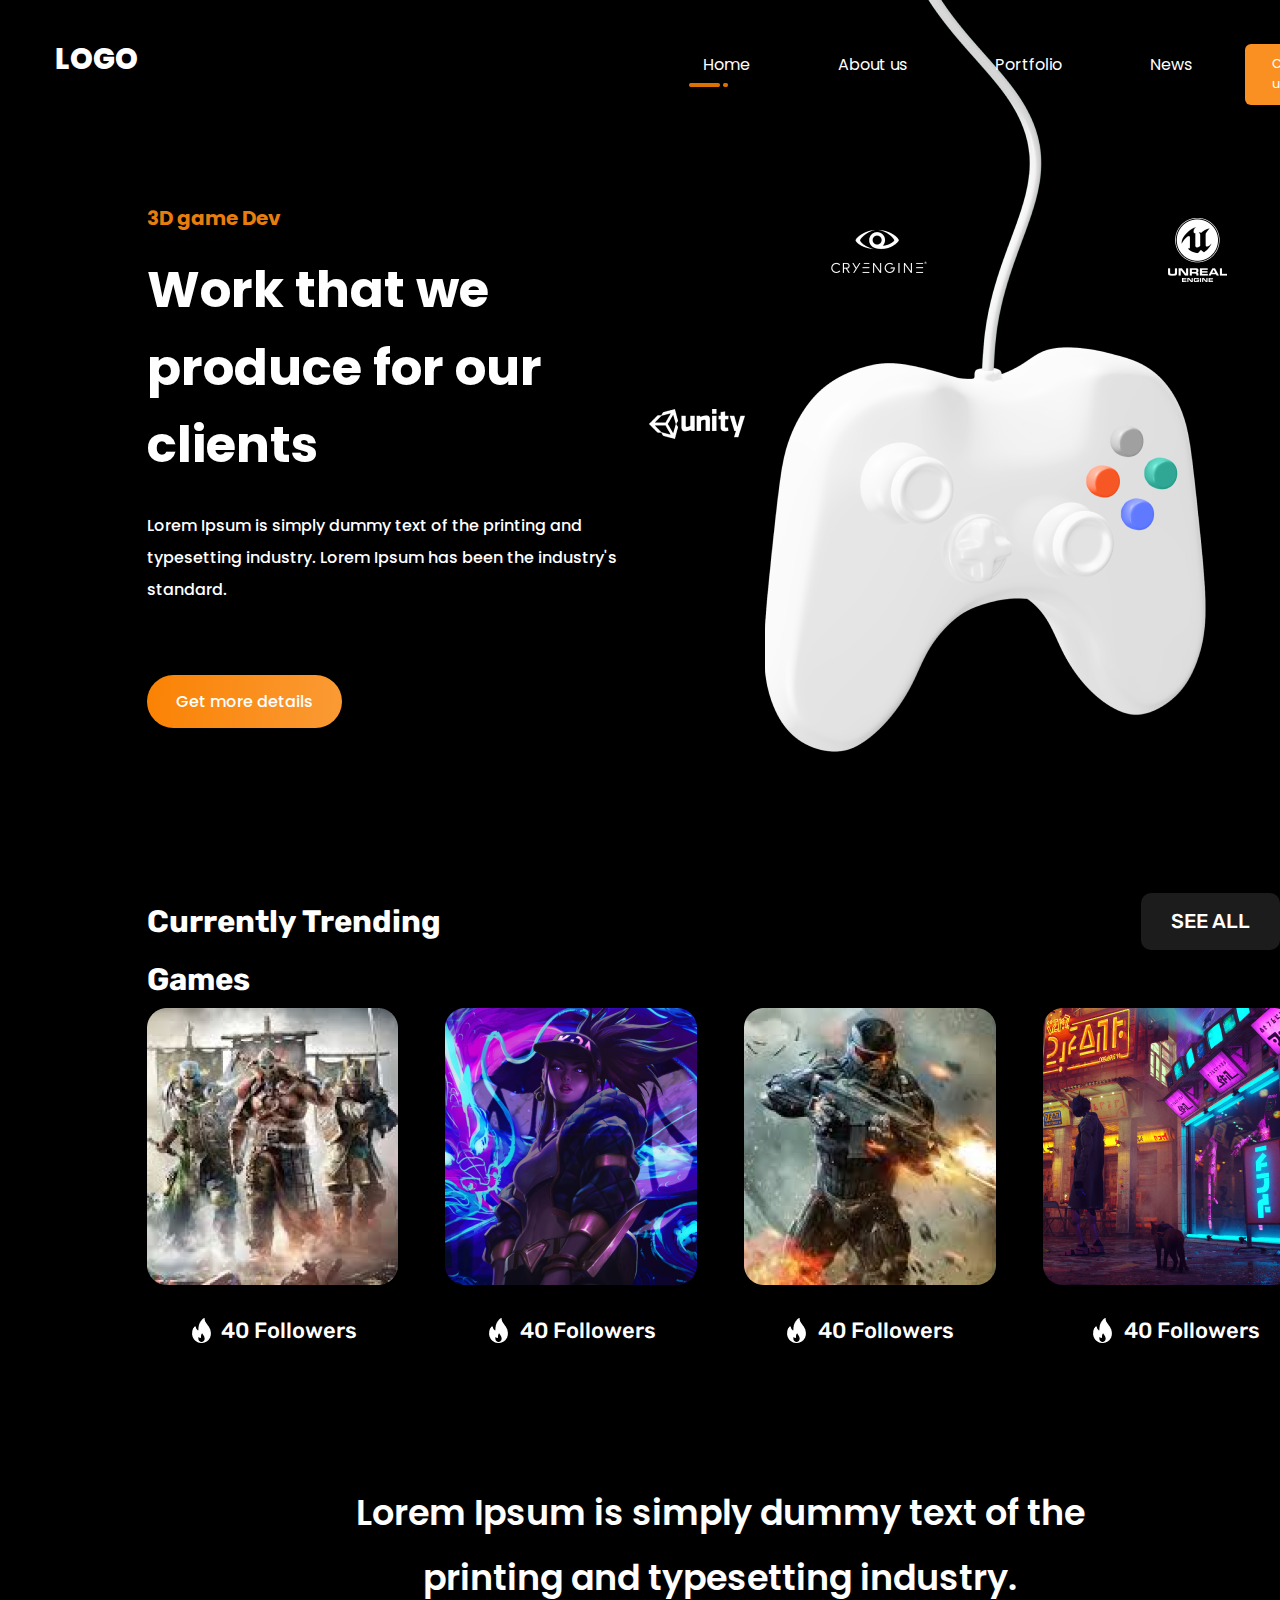
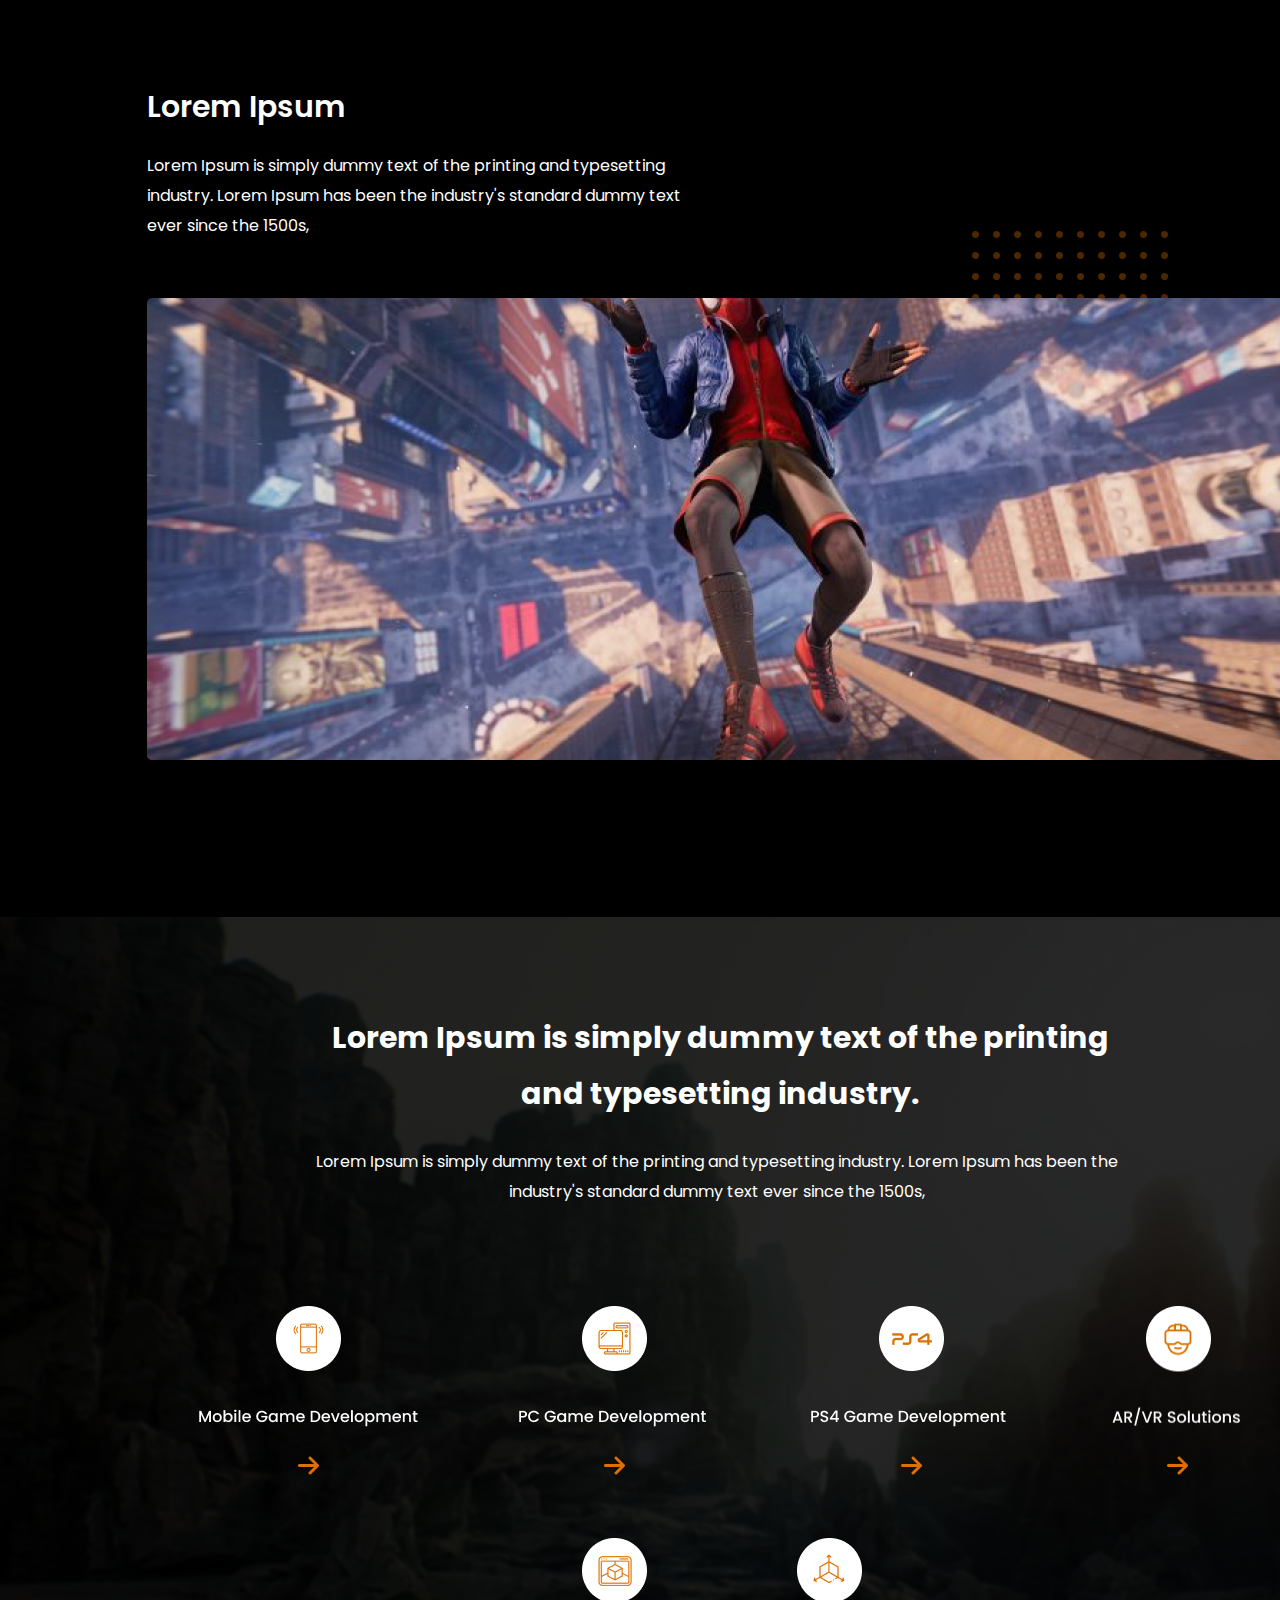
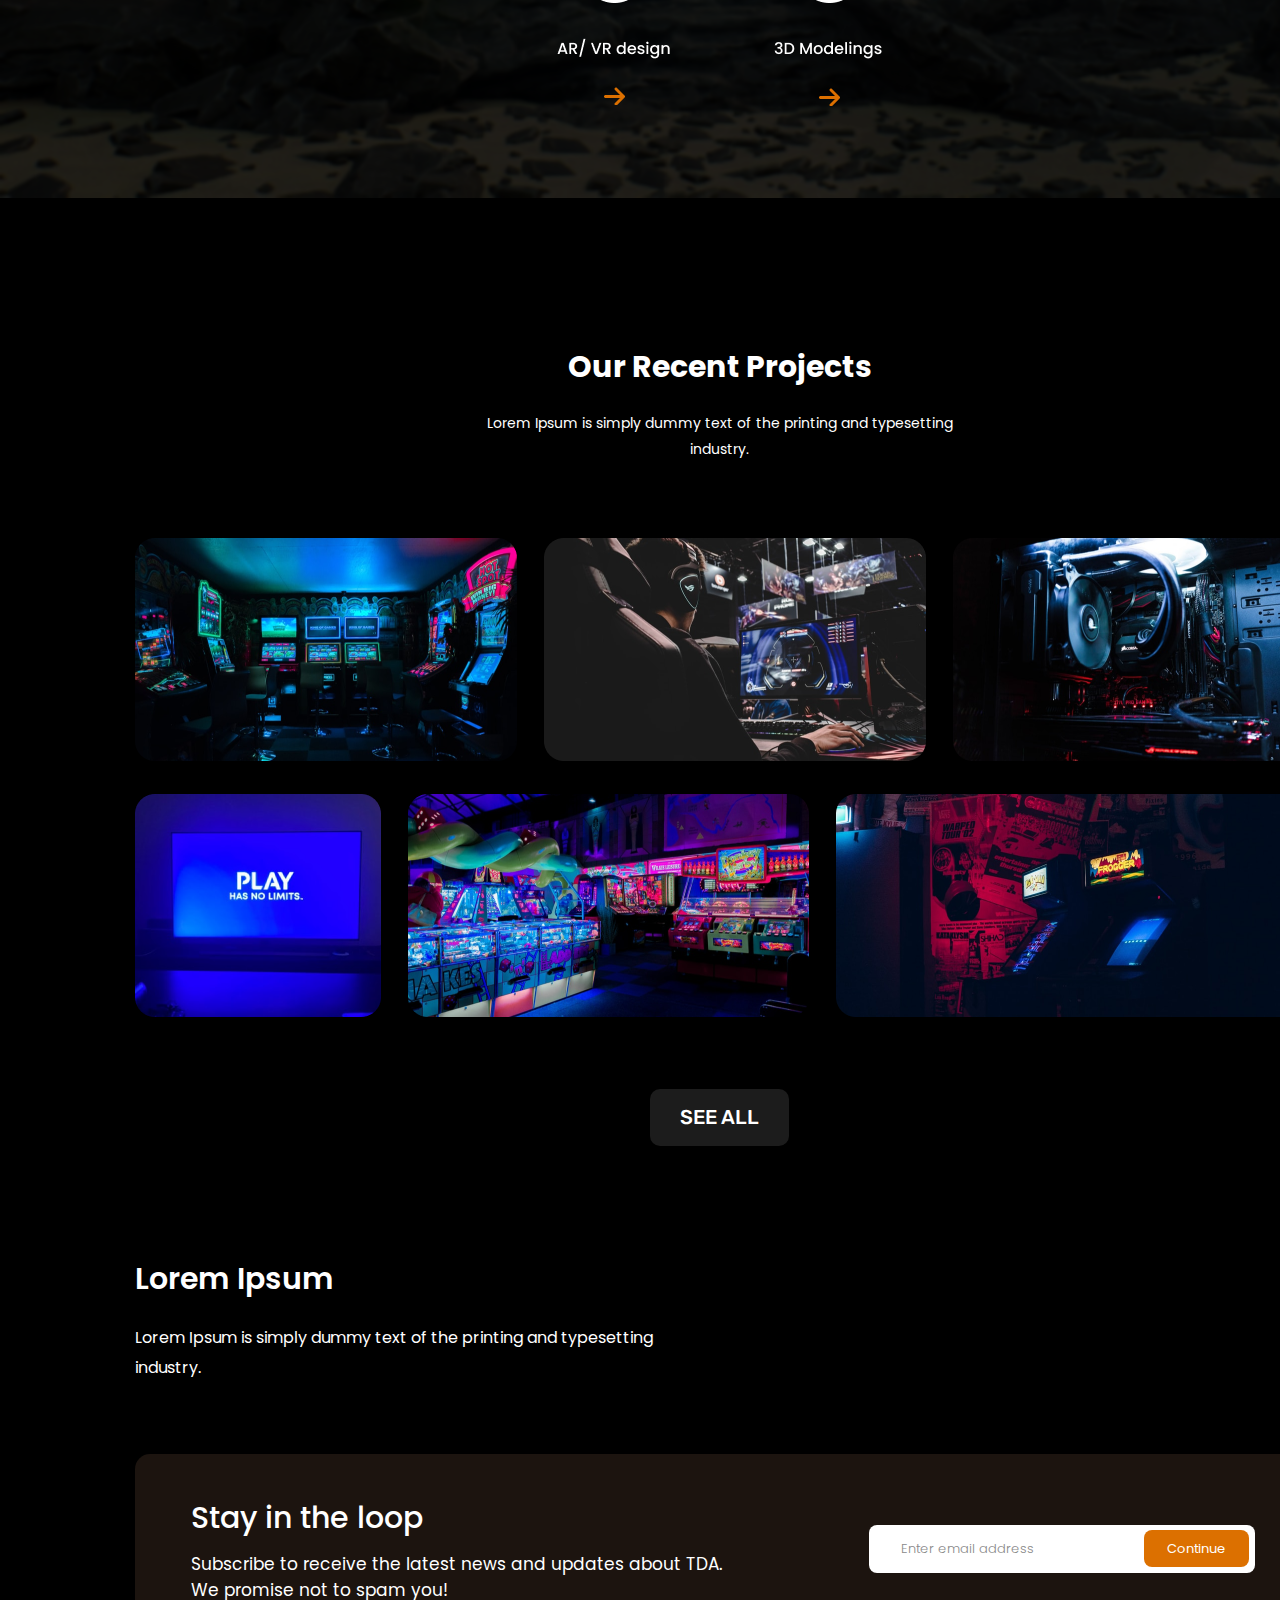
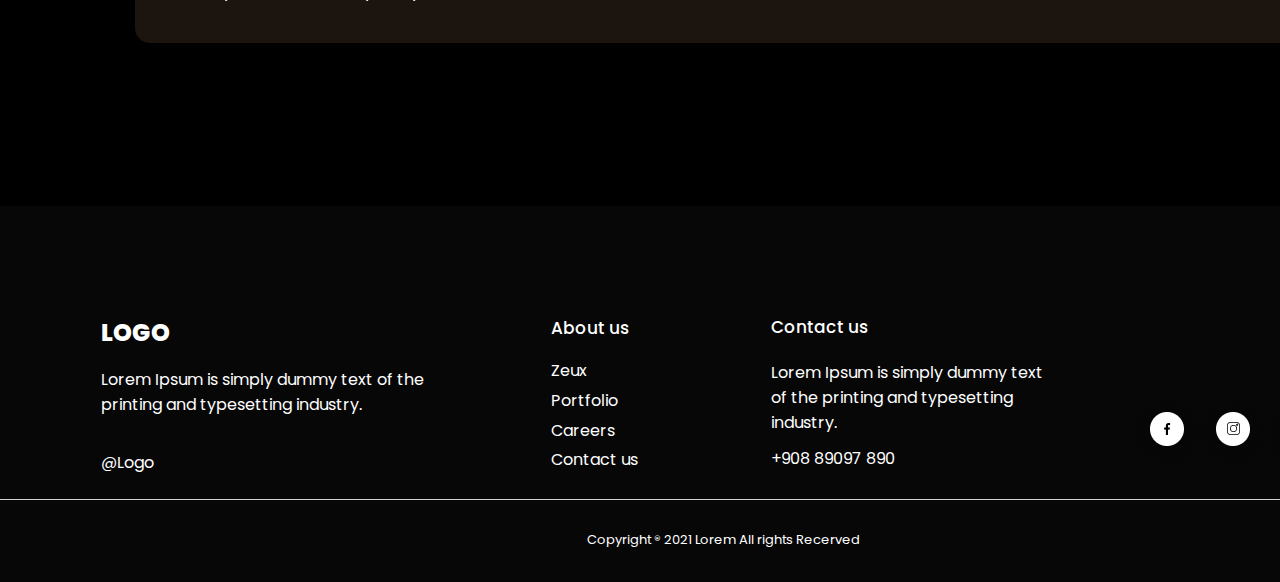
<file: figma assignment2/index.html>
<!DOCTYPE html>
<html lang="en">

<head>
    <title>Logo</title>
    <link rel="stylesheet" href="style.css">
</head>

<body>

    <div class="one">
        <div class="onetop">
            <label>LOGO</label>
            <div class="onebar">
                <a href="./index.html">Home</a>
                <a href="./aboutus.html">About us</a>
                <a href="./services.html">Portfolio</a>
                <a href="./news.html">News</a>
            </div>
            <a href="./contactus.html" class="onecon">Contact us</a>
        </div>
        <div class="onetext">
            <p class="onea">3D game Dev </p>
            <p class="oneb">Work that we produce for our clients</p>
            <p class="onec">Lorem Ipsum is simply dummy text of the printing and typesetting industry. Lorem Ipsum has
                been the industry's standard.</p>
            <p class="oned">Get more details</p>
        </div>
        
        <img src="assets/joy_stick 1.png" alt="" style="position: absolute;top:0;left: 765px; ">
        <img src="assets/cry 1.png" alt="" style="position: absolute;top:202px ;left:828px ;">
        <img src="assets/unity 1.png" alt="" style="position: absolute;top: 409px;left:649px ;">
        <img src="assets/unreal 1.png" alt="" style="position: absolute;top:218px ;left:1168px ;">
        <img src="assets/11.png" alt="" style="position: absolute;top: 83px;left: 689px;">
   
    </div>


    <div class="two">
        <div class="twoone">
            <p class="curr">Currently Trending Games</p>
            <p class="see">SEE ALL</p>
        </div>
        <div class="twotwo">
            <img src="assets/Rectangle 23.png" alt="">
            <img src="assets/Rectangle 24.png" alt="">
            <img src="assets/Rectangle 25.png" alt="">
            <img src="assets/Rectangle 26.png" alt="">
        </div>
        <div class="twothree">
            <div class="twoa">
                <img src="assets/fire 1.png" alt="" class="twoc" style="position: absolute;left:189px;">
                <p class="twob" style="position: absolute;left:221px ;">40 Followers</p>
            </div>
            <div class="twoa">
                <img src="assets/fire 1.png" alt="" class="twoc" style="position: absolute;left:486px ;">
                <p class="twob" style="position: absolute;left:520px ;">40 Followers</p>
            </div>
            <div class="twoa">
                <img src="assets/fire 1.png" alt="" class="twoc" style="position: absolute;left: 784px;">
                <p class="twob" style="position: absolute;left:818px ;">40 Followers</p>
            </div>
            <div class="twoa">
                <img src="assets/fire 1.png" alt="" class="twoc" style="position: absolute;left:1090px ;">
                <p class="twob" style="position: absolute;left: 1124px;">40 Followers</p>
            </div>
        </div>
        <div class="twofour">
            <p>Lorem Ipsum is simply dummy text of the printing and typesetting industry.</p>
        </div>
    </div>

    <div class="three">
        <p class="tha">Lorem Ipsum</p>
        <p class="thb">Lorem Ipsum is simply dummy text of the printing and typesetting industry. Lorem Ipsum has been
            the industry's standard dummy text ever since the 1500s,</p>
        <img src="assets/31.png" alt="" class="thc">
        <img src="assets/32.png" alt="" class="thd">
    </div>



    <div class="four">
        <img src="assets/Rectangle 5.png" alt="" class="fourbg">
        <p class="foa">Lorem Ipsum is simply dummy text of the printing and typesetting industry.</p>
        <p class="fob">Lorem Ipsum is simply dummy text of the printing and typesetting industry. Lorem Ipsum has been
            the industry's standard dummy text ever since the 1500s,</p>
        <div class="fourone">
            <img src="assets/41.png" alt="">
            <img src="assets/42.png" alt="">
            <img src="assets/43.png" alt="">
            <img src="assets/44.png" alt="">
        </div>
        <div class="fourtwo">
            <img src="assets/45.png" alt="">
        </div>
    </div>

    <div class="bgtwo">
        <div class="five">
            <p class="fivea">Our Recent Projects</p>
            <p class="fiveb">Lorem Ipsum is simply dummy text of the printing and typesetting industry. </p>
            <div class="fiveone">
                <img src="assets/51.png" alt="">
                <img src="assets/52.png" alt="">
                <img src="assets/53.png" alt="">
            </div>
            <div class="fivetwo">
                <img src="assets/54.png" alt="">
                <img src="assets/55.png" alt="">
                <img src="assets/56.png" alt="">
            </div>
            <p class="fivethree">SEE ALL</p>
        </div>


        <div class="six">
            <p class="sixa">Lorem Ipsum</p>
            <p class="sixb">Lorem Ipsum is simply dummy text of the printing and typesetting industry. </p>
            <div class="sixflex">
                <div class="sixone">
                    <p class="sixc">Stay in the loop</p>
                    <p class="sixd">Subscribe to receive the latest news and updates about TDA. <br> We promise not to
                        spam you! </p>
                </div>
                <div class="sixtwo">
                    <p class="sixe">Enter email address</p>
                    <p class="sixf">Continue</p>
                </div>
            </div>
        </div>
    </div>


    <div class="seven">
        <div class="sevenone">
            <p class="seone">LOGO</p>
            <p class="setwo">Lorem Ipsum is simply dummy text of the printing and typesetting industry. </p>
            <p class="sethree">@Logo</p>
        </div>
        <div class="seventwo">
            <p class="sefour">About us</p>
            <p class="sefive">Zeux <br>
                Portfolio <br>
                Careers <br>
                Contact us</p>
        </div>
        <div class="seventhree">
            <p class="sesix">Contact us</p>
            <p class="seseven">Lorem Ipsum is simply dummy text <br> of the printing and typesetting <br> industry. </p>
            <p class="seeight">+908 89097 890</p>
        </div>
        <div class="sevenfour">
            <img src="assets/71.png" alt="">
            <img src="assets/72.png" alt="">
            <img src="assets/73.png" alt="">
            <img src="assets/74.png" alt="">
        </div>
    </div>


    <div class="line"></div>


    <div class="eight">
        <p class="copy">Copyright ® 2021 Lorem All rights Recerved</p>
    </div>


</body>

</html>
</file>
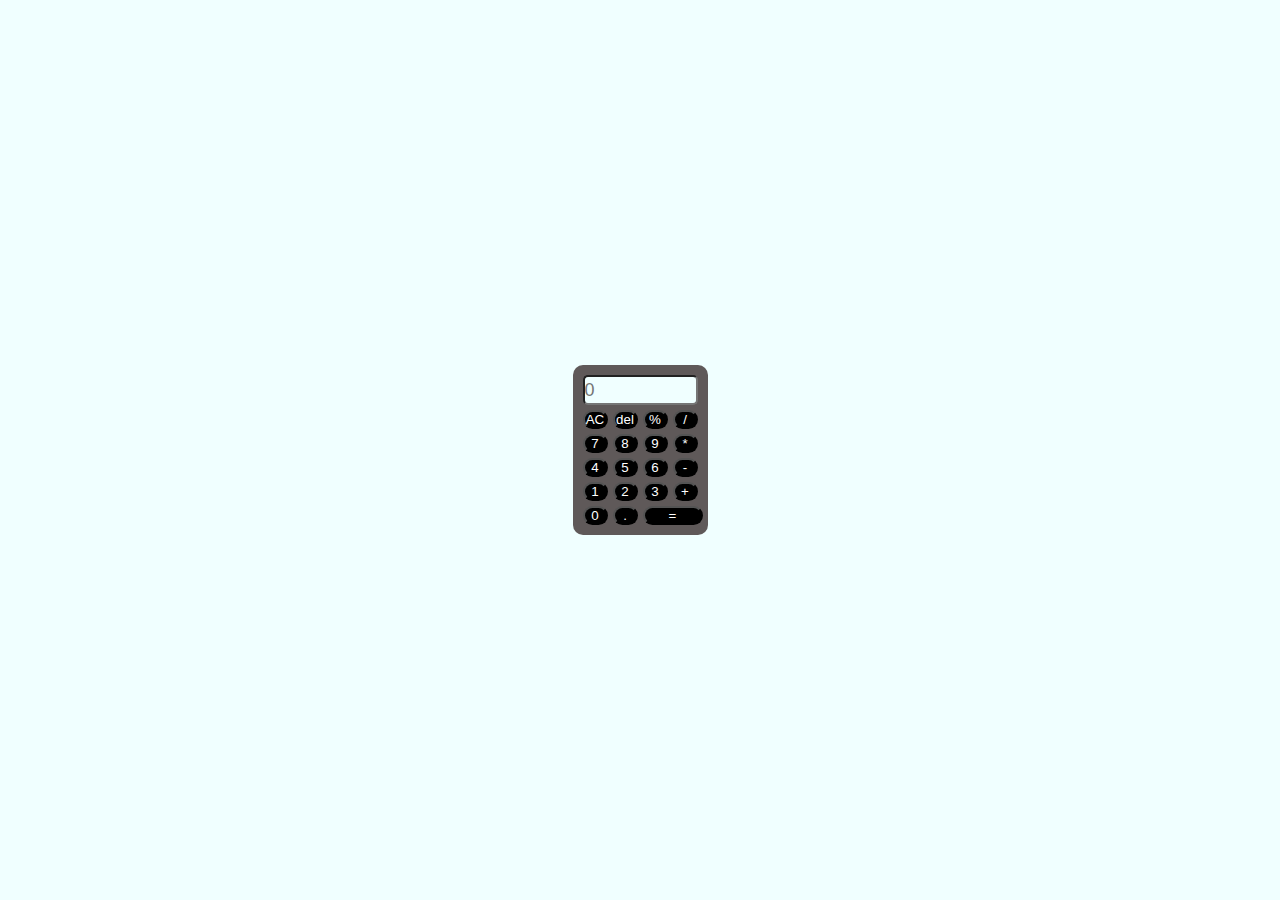
<file: js/index.html>
<!DOCTYPE html>
<html lang="en">

<head>
    <meta charset="UTF-8">
    <meta name="viewport" content="width=device-width, initial-scale=1.0">
    <title>Document</title>
    <link rel="stylesheet" href="style.css">
</head>

<body>
  <div class="container">    
<div class="cal">
  <input type="text" placeholder="0" id="result-bar"> 
       <button onclick="allclear()">AC</button>
       <button onclick="del()">del</button>
       <button onclick="display('%')">%</button>
       <button onclick="display('/')">/</button>
       <button onclick="display('7')">7</button>
       <button onclick="display('8')">8</button>
       <button onclick="display('9')">9</button>
       <button onclick="display('*')">*</button>
       <button onclick="display('4')">4</button>
       <button onclick="display('5')">5</button>
       <button onclick="display('6')">6</button>
       <button onclick="display('-')">-</button>
       <button onclick="display('1')">1</button>
       <button onclick="display('2')">2</button>
       <button onclick="display('3')">3</button>
       <button onclick="display('+')">+</button>  
        <button onclick="display('0')">0</button>
       <button onclick="display('.')">.</button>
       <button onclick="calculate()" class="equal" >=</button>
     
</div>
    <script>  
     let result = document.getElementById("result-bar");
     function display(sam){
      result.value += sam;
     }
     function calculate(){
      try{
        result.value = eval(result.value);
              }
              catch(err)
              {
                alert("invalid")
              }
     }
     function allclear(){
       result.value = "";
     }
     function del(){
       result.value = result.value.slice(0,-1);
     }
          </script>
 
  </div>
</body>

</html>
</file>
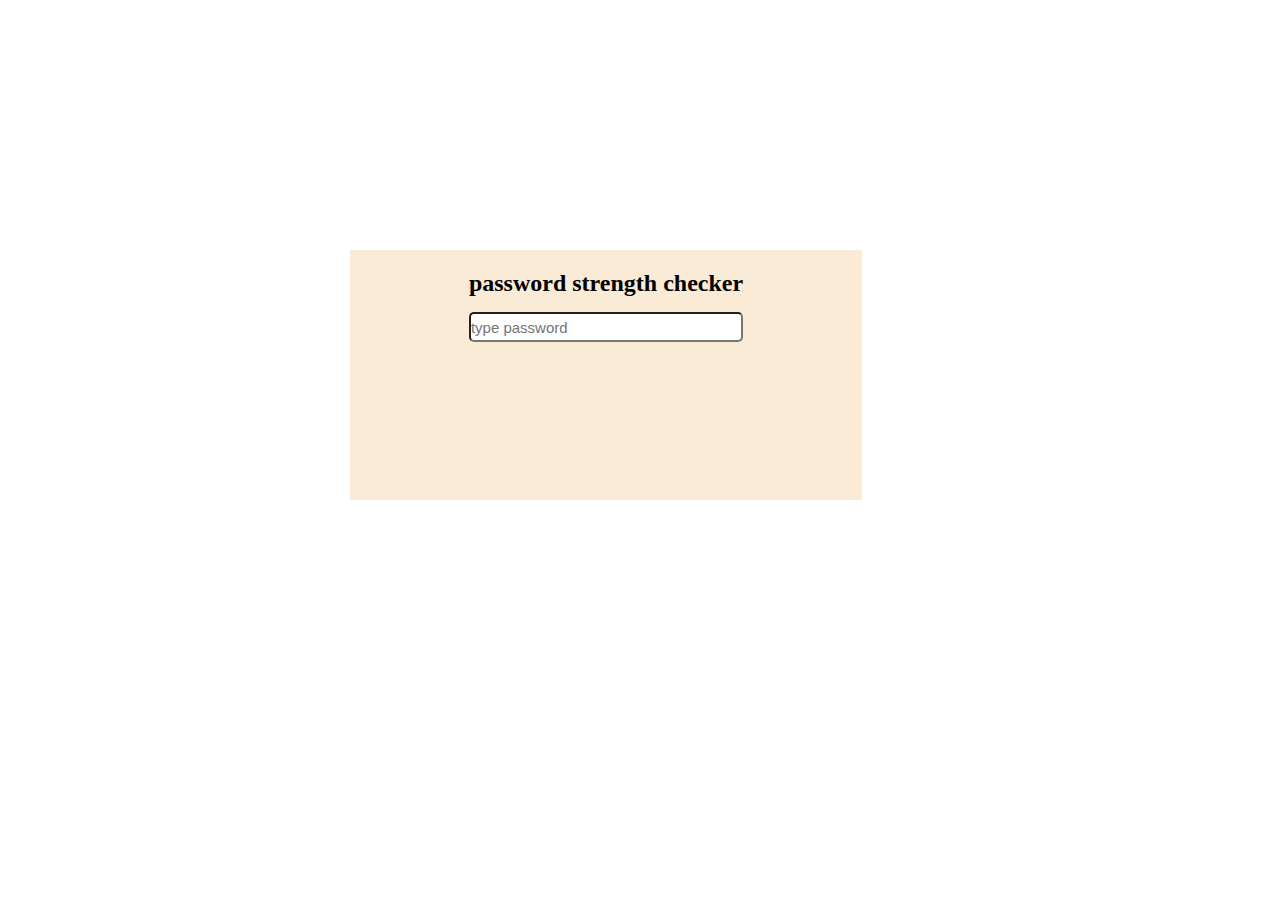
<file: test2/index.html>
<!DOCTYPE html>
<html lang="en">
<head>
    <meta charset="UTF-8">
    <meta name="viewport" content="width=device-width, initial-scale=1.0">
    <title>password</title>
    <link rel="stylesheet" href="style.css">
</head>
<body>
    <div class="container">
     <div class="sub">
    <h2> password strength checker</h2>
    <input  type="password" placeholder="type password" id="input1">
   
    <div class="sub2">
    <div class="mpt1" id="empt1"></div> <div class="mpt2" id="empt2"></div> <div class="mpt3" id="empt3" ></div>
     </div>
     <p id="result"></p>
    </div>
   
    </div>
    <script src="script.js"></script>
</body>
</html>
</file>
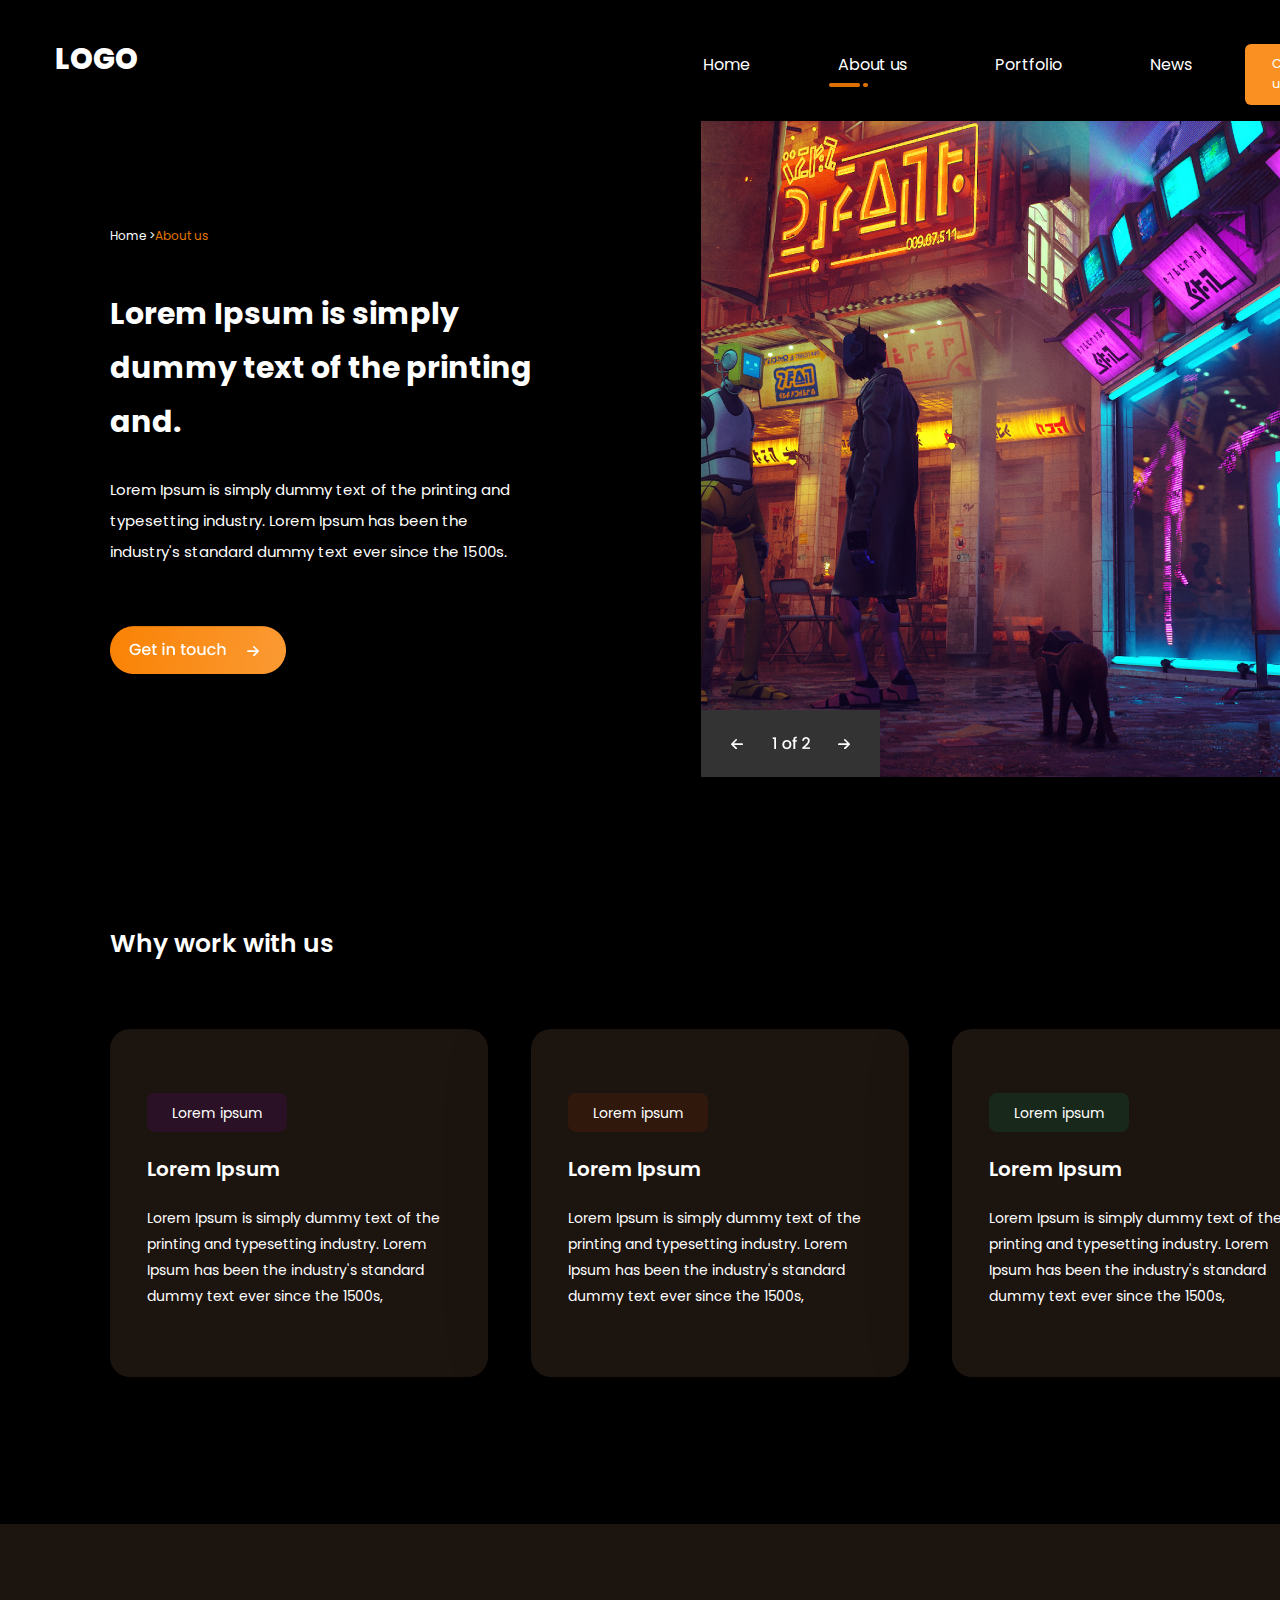
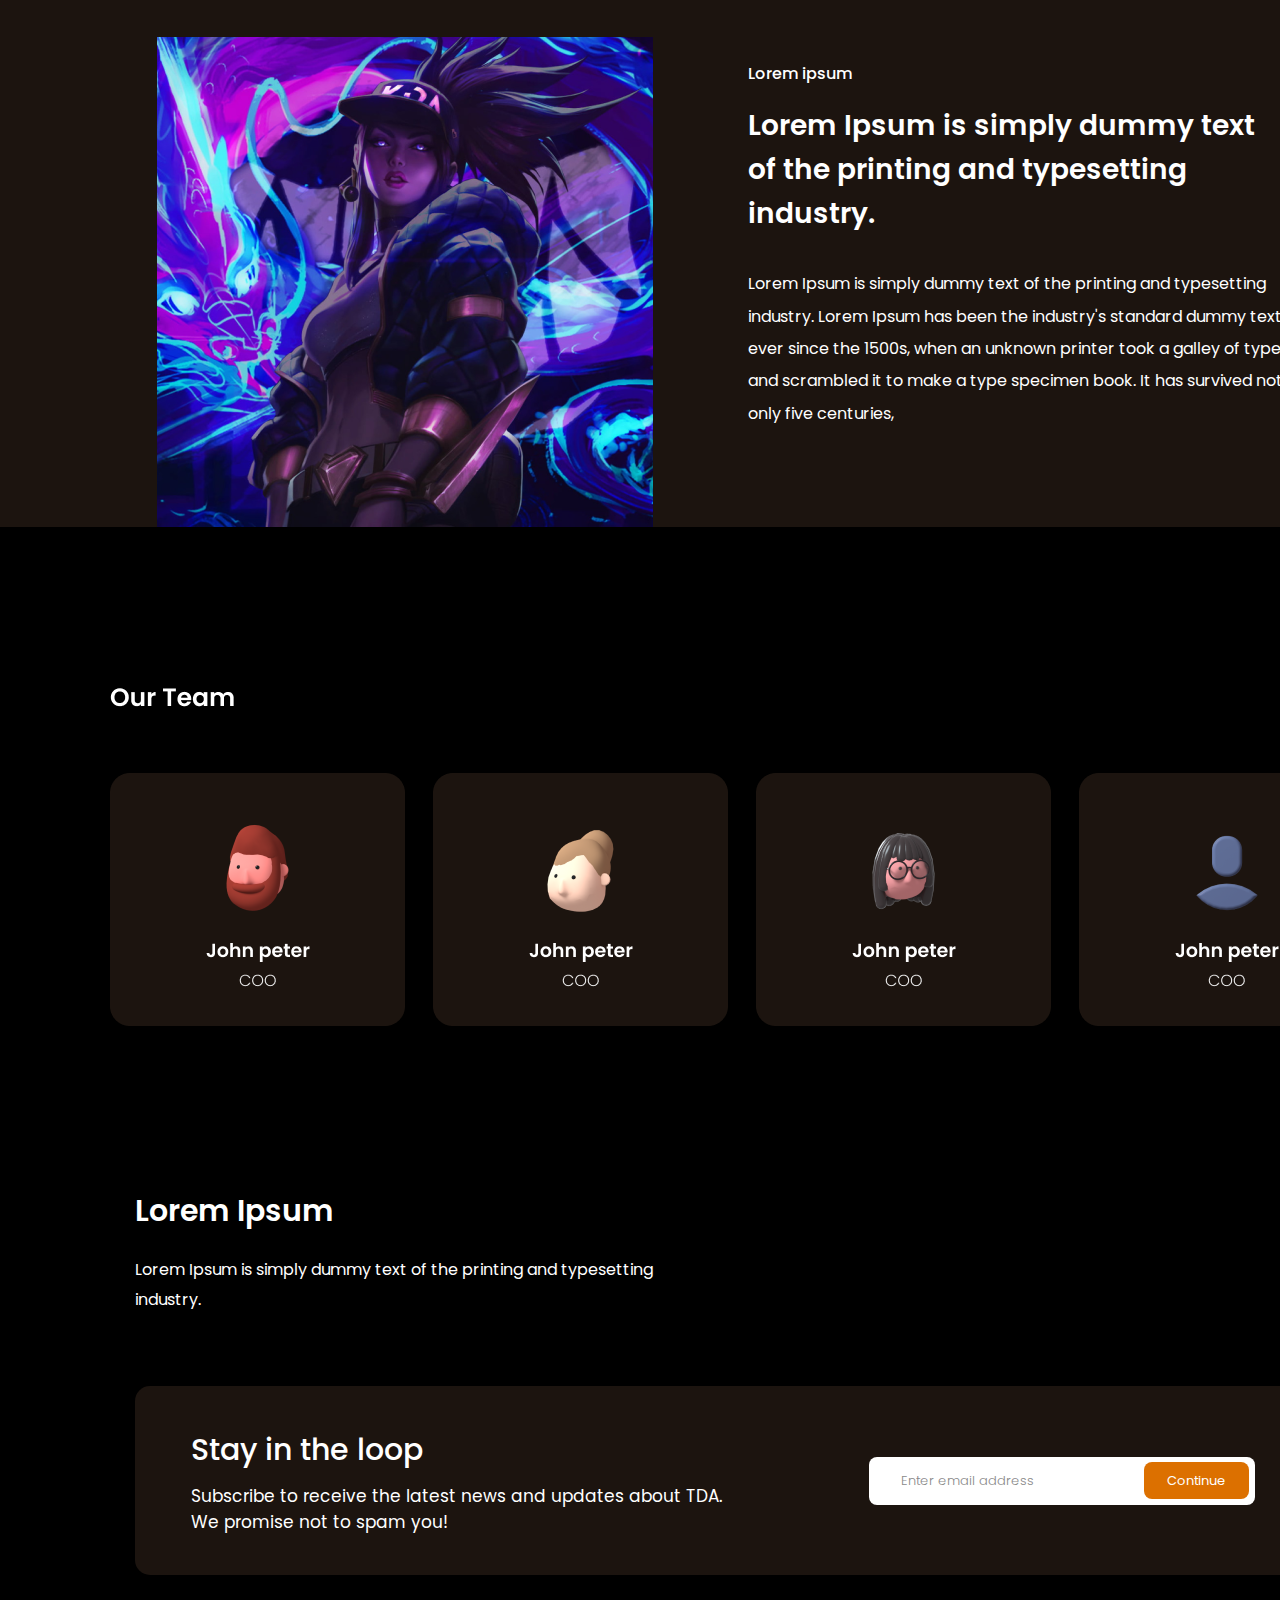
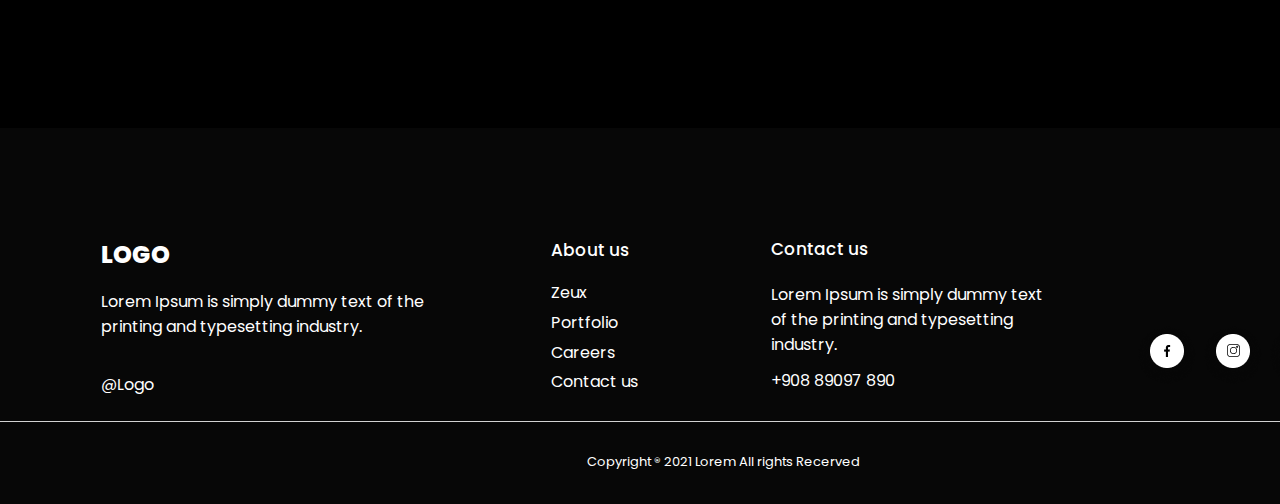
<file: figma assignment2/aboutus.html>
<!DOCTYPE html>
<html lang="en">
<head>
    <title>About Us</title>
    <link rel="stylesheet" href="aboutus.css">
</head>
<body>
    <div class="one">
        <div class="onetop">
            <label>LOGO</label>
            <div class="onebar">
            <a href="index.html">Home</a>
            <a href="aboutus.html">About us</a>
            <a href="services.html">Portfolio</a>
            <a href="news.html">News</a>
            </div>
            <a href="contactus.html" class="onecon">Contact us</a>
    </div>
    <div class="onepart">
        <div class="onetext">
            <div class="onehome">
            <p class="onea">Home   ></p>
            <p class="oneb">About us</p>
            </div>
            <p class="onec">Lorem Ipsum is simply dummy text of the printing and.</p>
            <p class="oned">Lorem Ipsum is simply dummy text of the printing and typesetting industry. Lorem Ipsum has been the industry's standard dummy text ever since the 1500s.</p>
            <img src="assets/m.png" alt="">
        </div>
        <div class="oneimg">
            <img src="assets/mm.png" alt="">
        </div>
    </div>
    <img src="assets/1of2.png" alt="" style="position: absolute;top: 710px;left: 701px;">
    <img src="assets/1of2arrow.png" alt="" style="position: absolute;top: 727px;left: 731px;">
    <p class="why">Why work with us</p>
    <img src="assets/11.png" alt="" style="position: absolute;top: 83px;left: 829px;">
    </div>


<div class="two">
<div class="twoone">
    <div class="twospa">
        <p class="twoa">Lorem ipsum</p>
        <p class="twob">Lorem Ipsum</p>
        <p class="twoc">Lorem Ipsum is simply dummy text of the printing and typesetting industry. Lorem Ipsum has been the industry's standard dummy text ever since the 1500s,</p>
    </div>
</div>
<div class="twotwo">
    <div class="twospa">
        <p class="twoaa">Lorem ipsum</p>
        <p class="twob">Lorem Ipsum</p>
        <p class="twoc">Lorem Ipsum is simply dummy text of the printing and typesetting industry. Lorem Ipsum has been the industry's standard dummy text ever since the 1500s,</p>
    </div>
</div>
<div class="twothree">
    <div class="twospa">
        <p class="twoaaa">Lorem ipsum</p>
        <p class="twob">Lorem Ipsum</p>
        <p class="twoc">Lorem Ipsum is simply dummy text of the printing and typesetting industry. Lorem Ipsum has been the industry's standard dummy text ever since the 1500s,</p>
    </div>
</div>
</div>

<div class="three">
<div class="threeflex">
    <div class="threeimg">
    <img src="assets/about3img.png" alt="">
    </div>
    <div class="threetext">
        <p class="ta">Lorem ipsum</p>
        <p class="tb">Lorem Ipsum is simply dummy text of the printing and typesetting industry. </p>
        <p class="tc">Lorem Ipsum is simply dummy text of the printing and typesetting industry. Lorem Ipsum has been the industry's standard dummy text ever since the 1500s, when an unknown printer took a galley of type and scrambled it to make a type specimen book. It has survived not only five centuries,</p>
    </div>
</div>
</div>


<div class="four">
    <img src="assets/about4.png" alt="">
</div>

<div class="six">
    <p class="sixa">Lorem Ipsum</p>
    <p class="sixb">Lorem Ipsum is simply dummy text of the printing and typesetting industry. </p>
    <div class="sixflex">
        <div class="sixone">
            <p class="sixc">Stay in the loop</p>
            <p class="sixd">Subscribe to receive the latest news and updates about TDA. <br> We promise not to spam you! </p>
        </div>
        <div class="sixtwo">
            <p class="sixe">Enter email address</p>
            <p class="sixf">Continue</p>
        </div>
    </div>
</div>

<div class="seven">
    <div class="sevenone">
    <p class="seone">LOGO</p>
    <p class="setwo">Lorem Ipsum is simply dummy text of the printing and typesetting industry. </p>
    <p class="sethree">@Logo</p>
    </div>
    <div class="seventwo">
        <p class="sefour">About us</p>
        <p class="sefive">Zeux <br>
            Portfolio <br>
            Careers <br>
            Contact us</p>
    </div>
    <div class="seventhree">
        <p class="sesix">Contact us</p>
        <p class="seseven">Lorem Ipsum is simply dummy text <br> of the printing and typesetting <br>  industry. </p>
        <p class="seeight">+908 89097 890</p>
    </div>
    <div class="sevenfour">
        <img src="assets/71.png" alt="">
        <img src="assets/72.png" alt="">
        <img src="assets/73.png" alt="">
        <img src="assets/74.png" alt="">
    </div>
</div>
<div class="line"></div>


<div class="eight">
    <p class="copy">Copyright ® 2021 Lorem All rights Recerved</p>
</div>


</body>
</html>
</file>
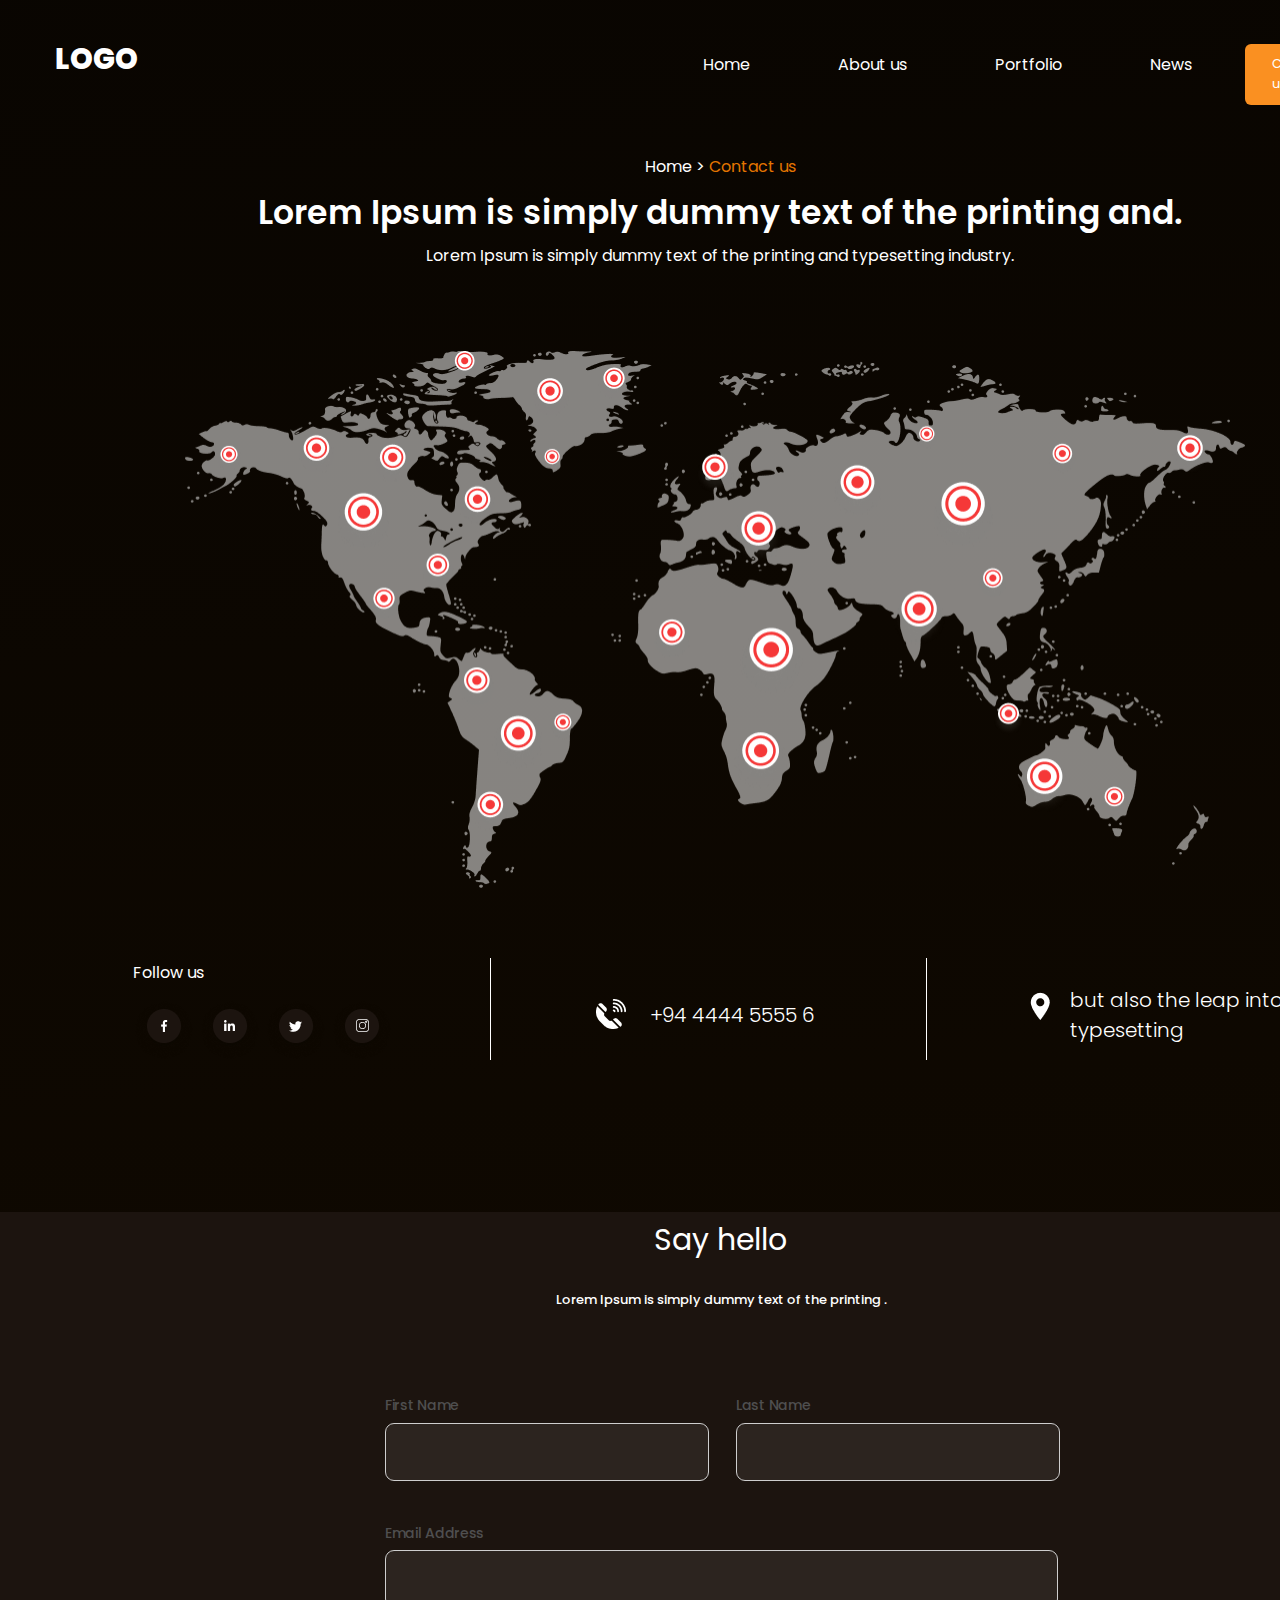
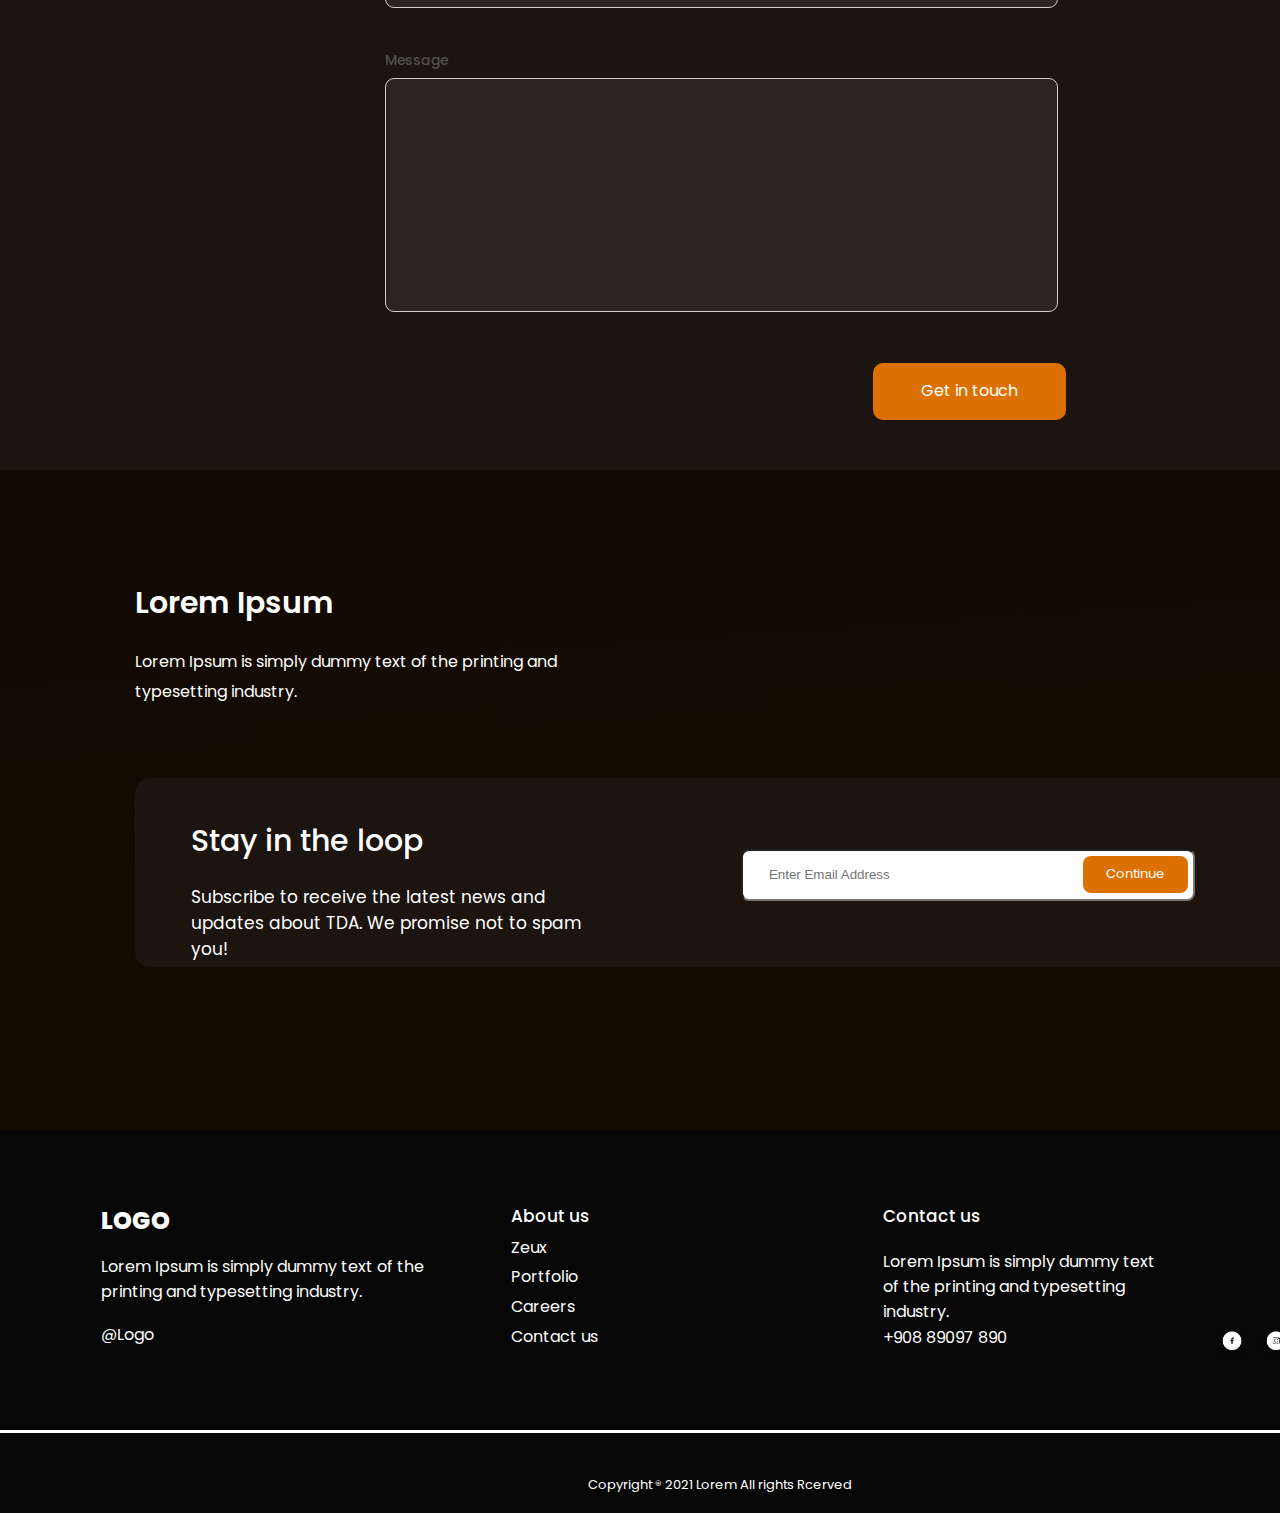
<file: figma assignment2/contactus.html>
<!DOCTYPE html>
<html lang="en">
<head>
    <title>Contact Us</title>
    <link rel="stylesheet" href="contactus.css">
</head>
<body>
    <section>
        <div class="contactpage">
            <div class="onetop">
                <label>LOGO</label>
                <div class="onebar">
            <a href="index.html">Home</a>
            <a href="aboutus.html">About us</a>
            <a href="services.html">Portfolio</a>
            <a href="news.html">News</a>
            </div>
            <a href="contacthtml.html" class="onecon">Contact us</a>
        </div>
            
            <div class="content">
                <h6>Home   > <span>Contact us</span></h6>
                <h5>Lorem Ipsum is simply dummy text of the printing and.</h5>
                <p>Lorem Ipsum is simply dummy text of the printing and typesetting industry. </p>
              </div>

              <div class="pic">
                <img src="assets/globe.png" alt="">
              </div>
          
              <div class="content1">
                <div class="box1">
                    <h6>Follow us</h6>
                    <div class="i1">
                        <img src="assets/Group 5.png" alt="">
                        <img src="assets/Group 9.png" alt="">
                        <img src="assets/Group 10.png" alt="">
                        <img src="assets/Group 11.png" alt="">
                    </div>
                </div>
                <div class="line"></div>
                <div class="box2">
                    <img src="assets/phone 1.png" alt="">
                    <h5>+94 4444 5555 6</h5>
                </div>
                <div class="line1"></div>
                <div class="box3">
                    <img src="assets/gps 1.png" alt="">
                    <p>but also the leap into electronic 
                        typesetting</p>
                </div>
              </div>
           
          <div class="sec2">
            <h1>Say hello</h1>
            <p>Lorem Ipsum is simply dummy text of the printing .</p>
            <div class="input">
                <div class="name">
                    <h6>First Name</h6>
                    <input type="text">
                </div>
                <div class="name1">
                    <h6>Last Name</h6>
                    <input type="text">
                </div>
            </div>
            <h5>
                Email Address
            </h5>
            <input type="text" id="in1">
            <h4>Message</h4>
            <input type="text" id="in2">
            <div class="i1">
                <button><a href="#">Get in touch</a></button>
              </div>
          </div>
        
    <div class="sec7">
        <h6>Lorem Ipsum</h6>
        <h5>Lorem Ipsum is simply dummy text of the printing and typesetting industry. </h5>
        <div class="z1">
            <div class="text1">
                <h4>Stay in the loop</h4>
                <p>Subscribe to receive the latest news and updates about TDA.
                    We promise not to spam you! </p>
            </div>
            <div class="button">
                <input type="text" placeholder="       Enter Email Address">
                <button><a href="#">Continue</a></button>
            </div>
        </div>
    </div>
     
     <div class="sec8">
        <div class="z2">
            <h3>LOGO</h3>
            <p>Lorem Ipsum is simply dummy text of the printing and typesetting industry. </p>
            <h6>@Logo</h6>
        </div>
        <div class="z3">
            <h6>About us</h6>
            <ul>
                <li>Zeux</li>
                <li>Portfolio</li>
                <li>Careers</li>
                <li>Contact us</li>
            </ul>
        </div>
        <div class="z4">
            <h6>Contact us</h6>
            <p>Lorem Ipsum is simply dummy text of the printing and typesetting industry. </p>
            <span>+908 89097 890</span>
        </div>
        <img src="assets/71.png" alt="" id="i13">
        <img src="assets/72.png" alt="">
        <img src="assets/73.png" alt="">
        <img src="assets/74.png" alt="">
    </div>
    
 <div class="sec9">
    <p>Copyright ® 2021 Lorem All rights Rcerved</p>
 </div>
        </div>
        
    </section>
</body>
</html>
</file>
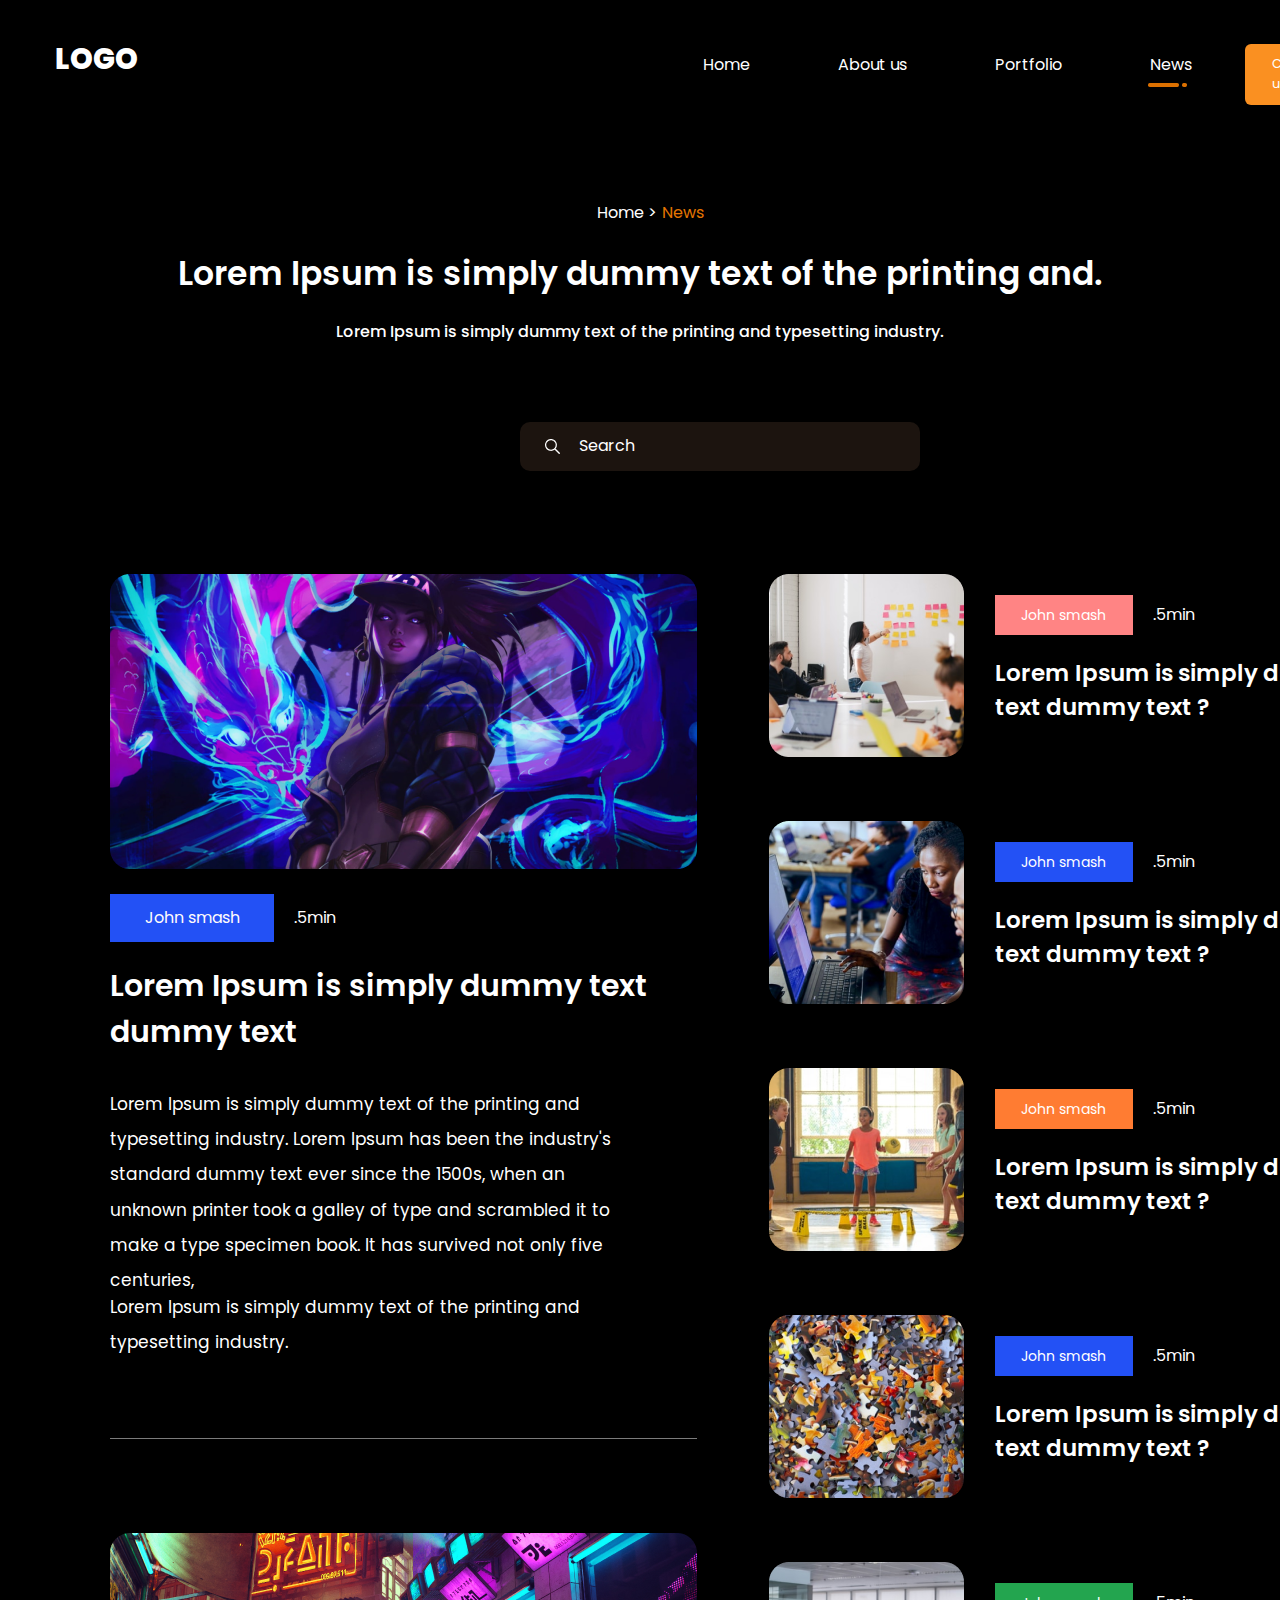
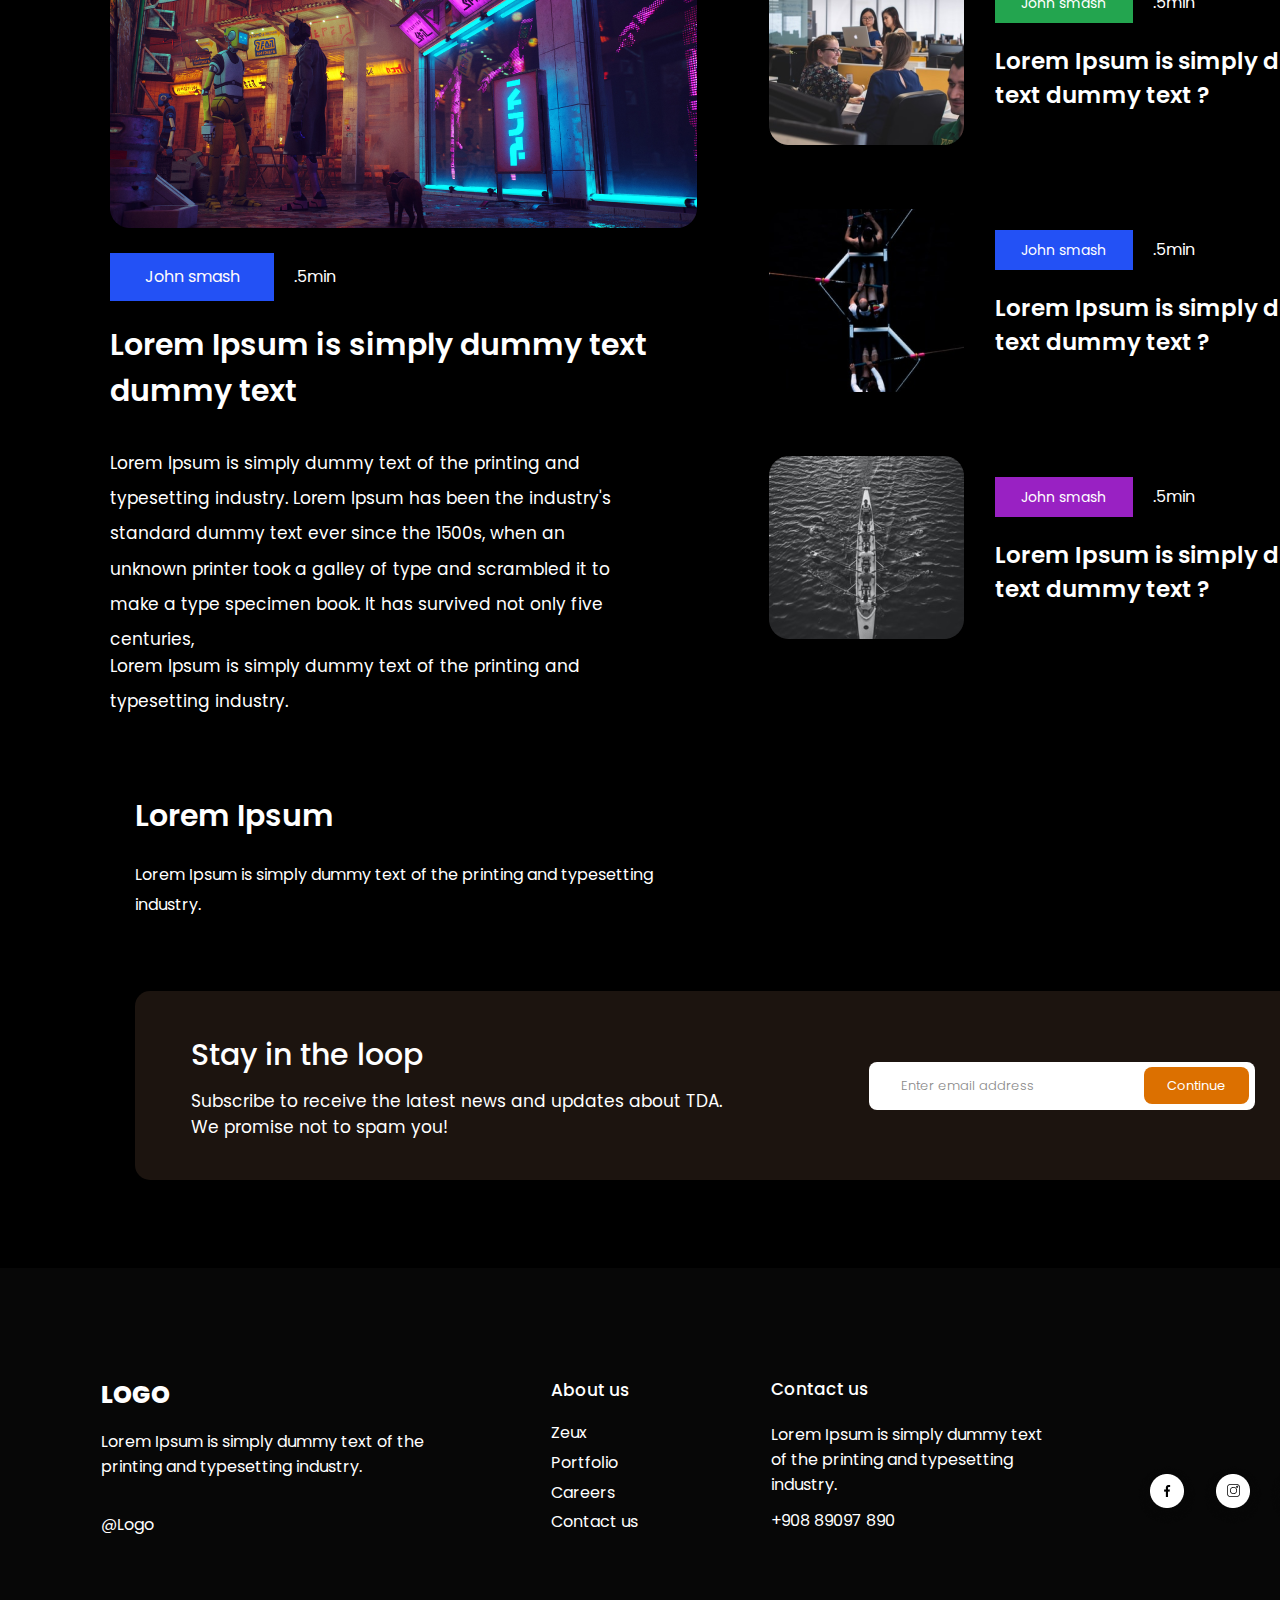
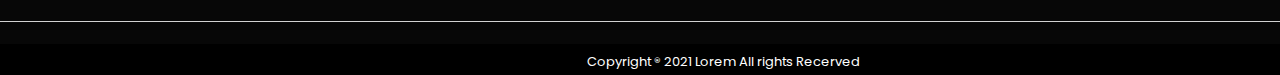
<file: figma assignment2/news.html>
<!DOCTYPE html>
<html lang="en">
<head>
    <title>News</title>
    <link rel="stylesheet" href="news.css">
</head>
<body>
    <div class="one">
        <div class="onetop">
                <label>LOGO</label>
                <div class="onebar">
                <a href="index.html">Home</a>
            <a href="aboutus.html">About us</a>
            <a href="services.html">Portfolio</a>
            <a href="news.html">News</a>
            </div>
            <a href="contactus.html" class="onecon">Contact us</a>
        </div>
        <img src="assets/11.png" alt="" style="position: absolute;top: 83px;left: 1148px;">
        <div class="onetext">
            <div class="textone"><p class="home">Home   > </p><p class="news">News</p></div>
            <p class="onea">Lorem Ipsum is simply dummy text of the printing and.</p>
            <p class="oneb">Lorem Ipsum is simply dummy text of the printing and typesetting industry. </p>
        </div>
            <div class="searchbox">
            <img src="assets/news1.png" alt="" style="width: 15px;height: 15px;flex-shrink: 0;margin-left: 25px;margin-right: 19px;">
            <p class="onec">Search</p>
            </div>
    </div>


<div class="flex">
   <div class="two">
    <img src="assets/news2.png" alt="">
    <div class="twoa"><p class="john">John smash</p><p class="min">.5min</p></div>
    <p class="twob">Lorem Ipsum is simply dummy text dummy text </p>
    <p class="twoc">Lorem Ipsum is simply dummy text of the printing and typesetting industry. Lorem Ipsum has been the industry's standard dummy text ever since the 1500s, when an unknown printer took a galley of type and scrambled it to make a type specimen book. It has survived not only five centuries,</p>
    <p class="twod">Lorem Ipsum is simply dummy text of the printing and typesetting industry. </p>
    <img src="assets/Line 2.png" alt="" style="margin-bottom:90px ;"><br>
    <img src="assets/news3.png" alt="">
    <div class="twoa"><p class="john">John smash</p><p class="min">.5min</p></div>
    <p class="twob">Lorem Ipsum is simply dummy text dummy text </p>
    <p class="twoc">Lorem Ipsum is simply dummy text of the printing and typesetting industry. Lorem Ipsum has been the industry's standard dummy text ever since the 1500s, when an unknown printer took a galley of type and scrambled it to make a type specimen book. It has survived not only five centuries,</p>
    <p class="twod">Lorem Ipsum is simply dummy text of the printing and typesetting industry. </p>
   </div>
   <div class="three">
    <div class="threea">
        <div><img src="assets/th1.png" alt="" style="margin-bottom: 60px;"></div>
        <div>
            <div class="twoa"><p class="johna">John smash</p><p class="min">.5min</p></div>
            <p class="tha">Lorem Ipsum is simply dummy text dummy text ? </p>
        </div>
    </div>
    <div class="threea">
        <div><img src="assets/th2.png" alt="" style="margin-bottom: 60px;"></div>
        <div>
            <div class="twoa"><p class="johnb">John smash</p><p class="min">.5min</p></div>
            <p class="tha">Lorem Ipsum is simply dummy text dummy text ? </p>
        </div>
    </div>
    <div class="threea">
        <div><img src="assets/th3.png" alt="" style="margin-bottom: 60px;"></div>
        <div>
            <div class="twoa"><p class="johnc">John smash</p><p class="min">.5min</p></div>
            <p class="tha">Lorem Ipsum is simply dummy text dummy text ? </p>
        </div>
    </div>
    <div class="threea">
        <div><img src="assets/th4.png" alt="" style="margin-bottom: 60px;"></div>
        <div>
            <div class="twoa"><p class="johnd">John smash</p><p class="min">.5min</p></div>
            <p class="tha">Lorem Ipsum is simply dummy text dummy text ? </p>
        </div>
    </div>
    <div class="threea">
        <div><img src="assets/th5.png" alt="" style="margin-bottom: 60px;"></div>
        <div>
            <div class="twoa"><p class="johne">John smash</p><p class="min">.5min</p></div>
            <p class="tha">Lorem Ipsum is simply dummy text dummy text ? </p>
        </div>
    </div>
    <div class="threea">
        <div><img src="assets/th6.png" alt="" style="margin-bottom: 60px;"></div>
        <div>
            <div class="twoa"><p class="johnf">John smash</p><p class="min">.5min</p></div>
            <p class="tha">Lorem Ipsum is simply dummy text dummy text ? </p>
        </div>
    </div>
    <div class="threea">
        <div><img src="assets/th7.png" alt="" style="margin-bottom: 60px;"></div>
        <div>
            <div class="twoa"><p class="johng">John smash</p><p class="min">.5min</p></div>
            <p class="tha">Lorem Ipsum is simply dummy text dummy text ? </p>
        </div>
    </div>

   </div>
</div>

<div class="six">
    <p class="sixa">Lorem Ipsum</p>
    <p class="sixb">Lorem Ipsum is simply dummy text of the printing and typesetting industry. </p>
    <div class="sixflex">
        <div class="sixone">
            <p class="sixc">Stay in the loop</p>
            <p class="sixd">Subscribe to receive the latest news and updates about TDA. <br> We promise not to spam you! </p>
        </div>
        <div class="sixtwo">
            <p class="sixe">Enter email address</p>
            <p class="sixf">Continue</p>
        </div>
    </div>
</div>
</div>


<div class="seven">
    <div class="sevenone">
    <p class="seone">LOGO</p>
    <p class="setwo">Lorem Ipsum is simply dummy text of the printing and typesetting industry. </p>
    <p class="sethree">@Logo</p>
    </div>
    <div class="seventwo">
        <p class="sefour">About us</p>
        <p class="sefive">Zeux <br>
            Portfolio <br>
            Careers <br>
            Contact us</p>
    </div>
    <div class="seventhree">
        <p class="sesix">Contact us</p>
        <p class="seseven">Lorem Ipsum is simply dummy text <br> of the printing and typesetting <br>  industry. </p>
        <p class="seeight">+908 89097 890</p>
    </div>
    <div class="sevenfour">
        <img src="assets/71.png" alt="">
        <img src="assets/72.png" alt="">
        <img src="assets/73.png" alt="">
        <img src="assets/74.png" alt="">
    </div>
</div>


<div class="line"></div>


<div class="eight">
    <p class="copy">Copyright ® 2021 Lorem All rights Recerved</p>
</div>


</body>
</html>
        
</body>
</html>
</file>
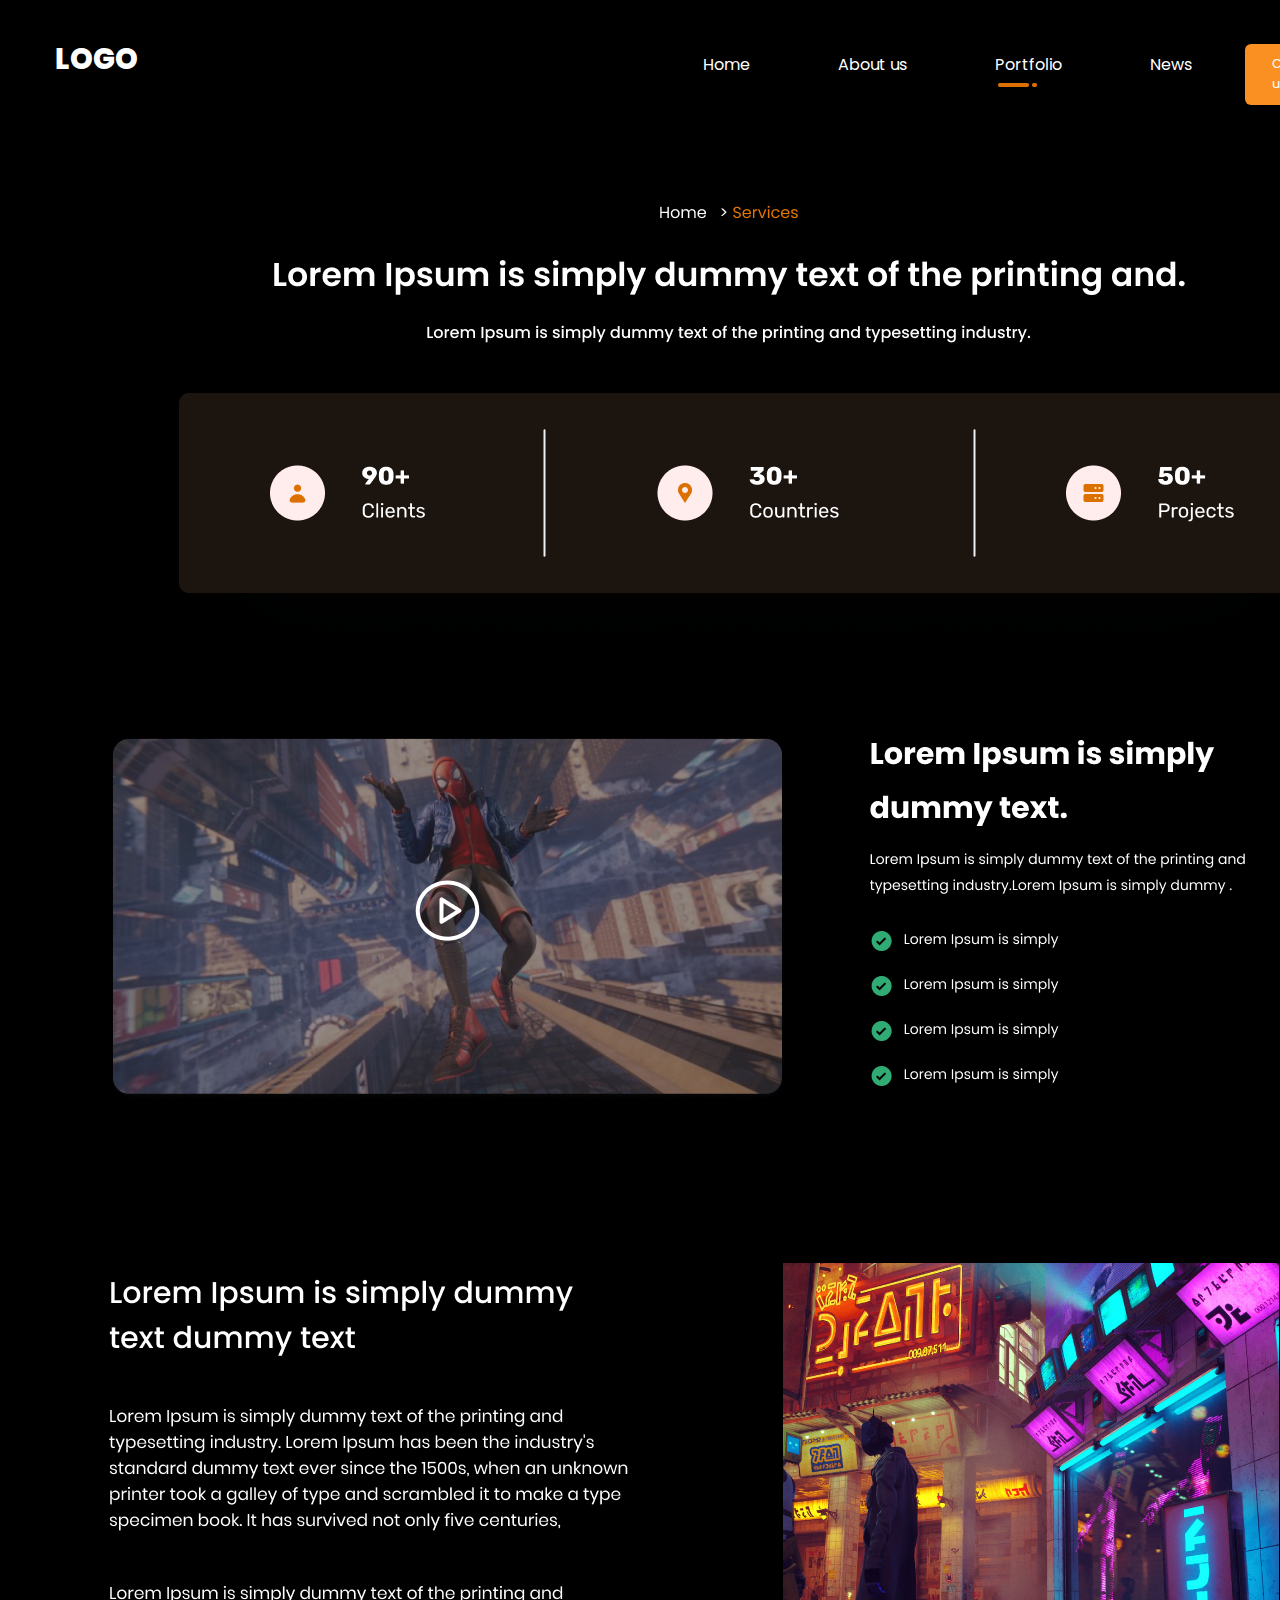
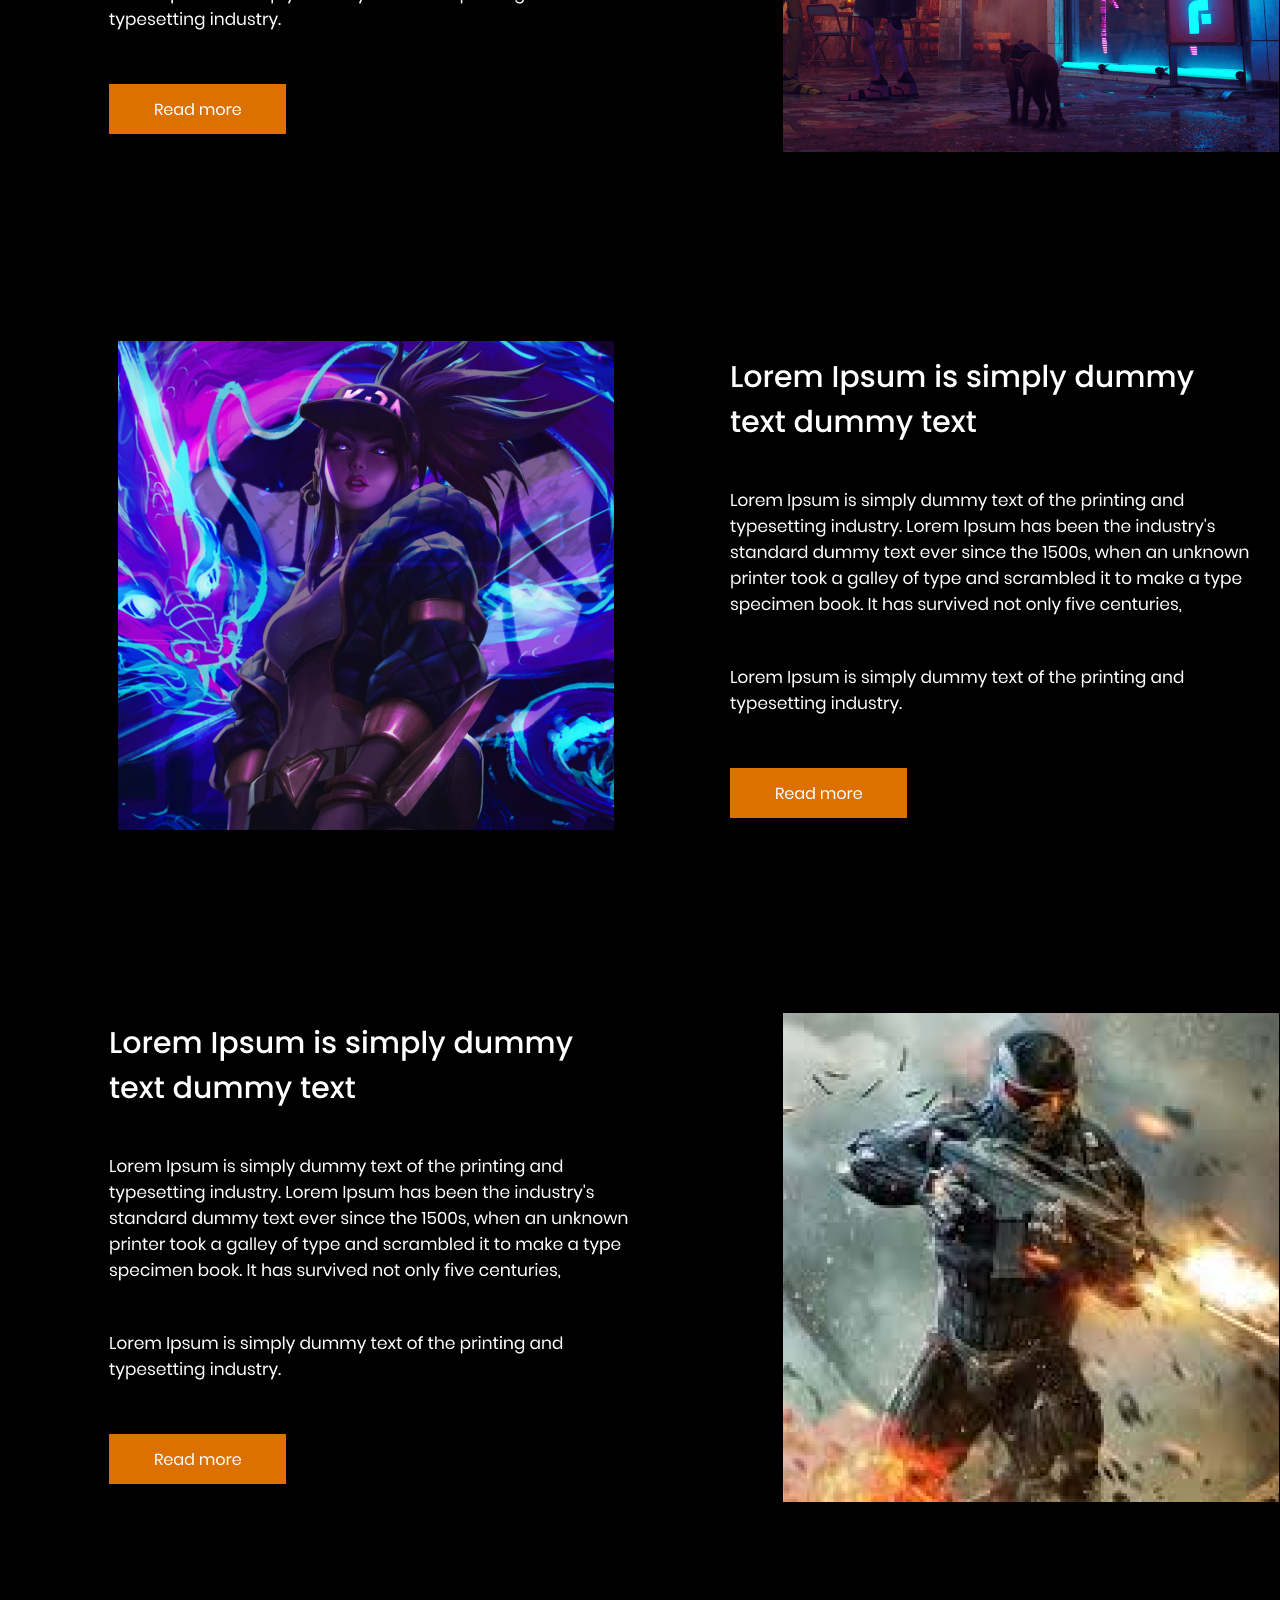
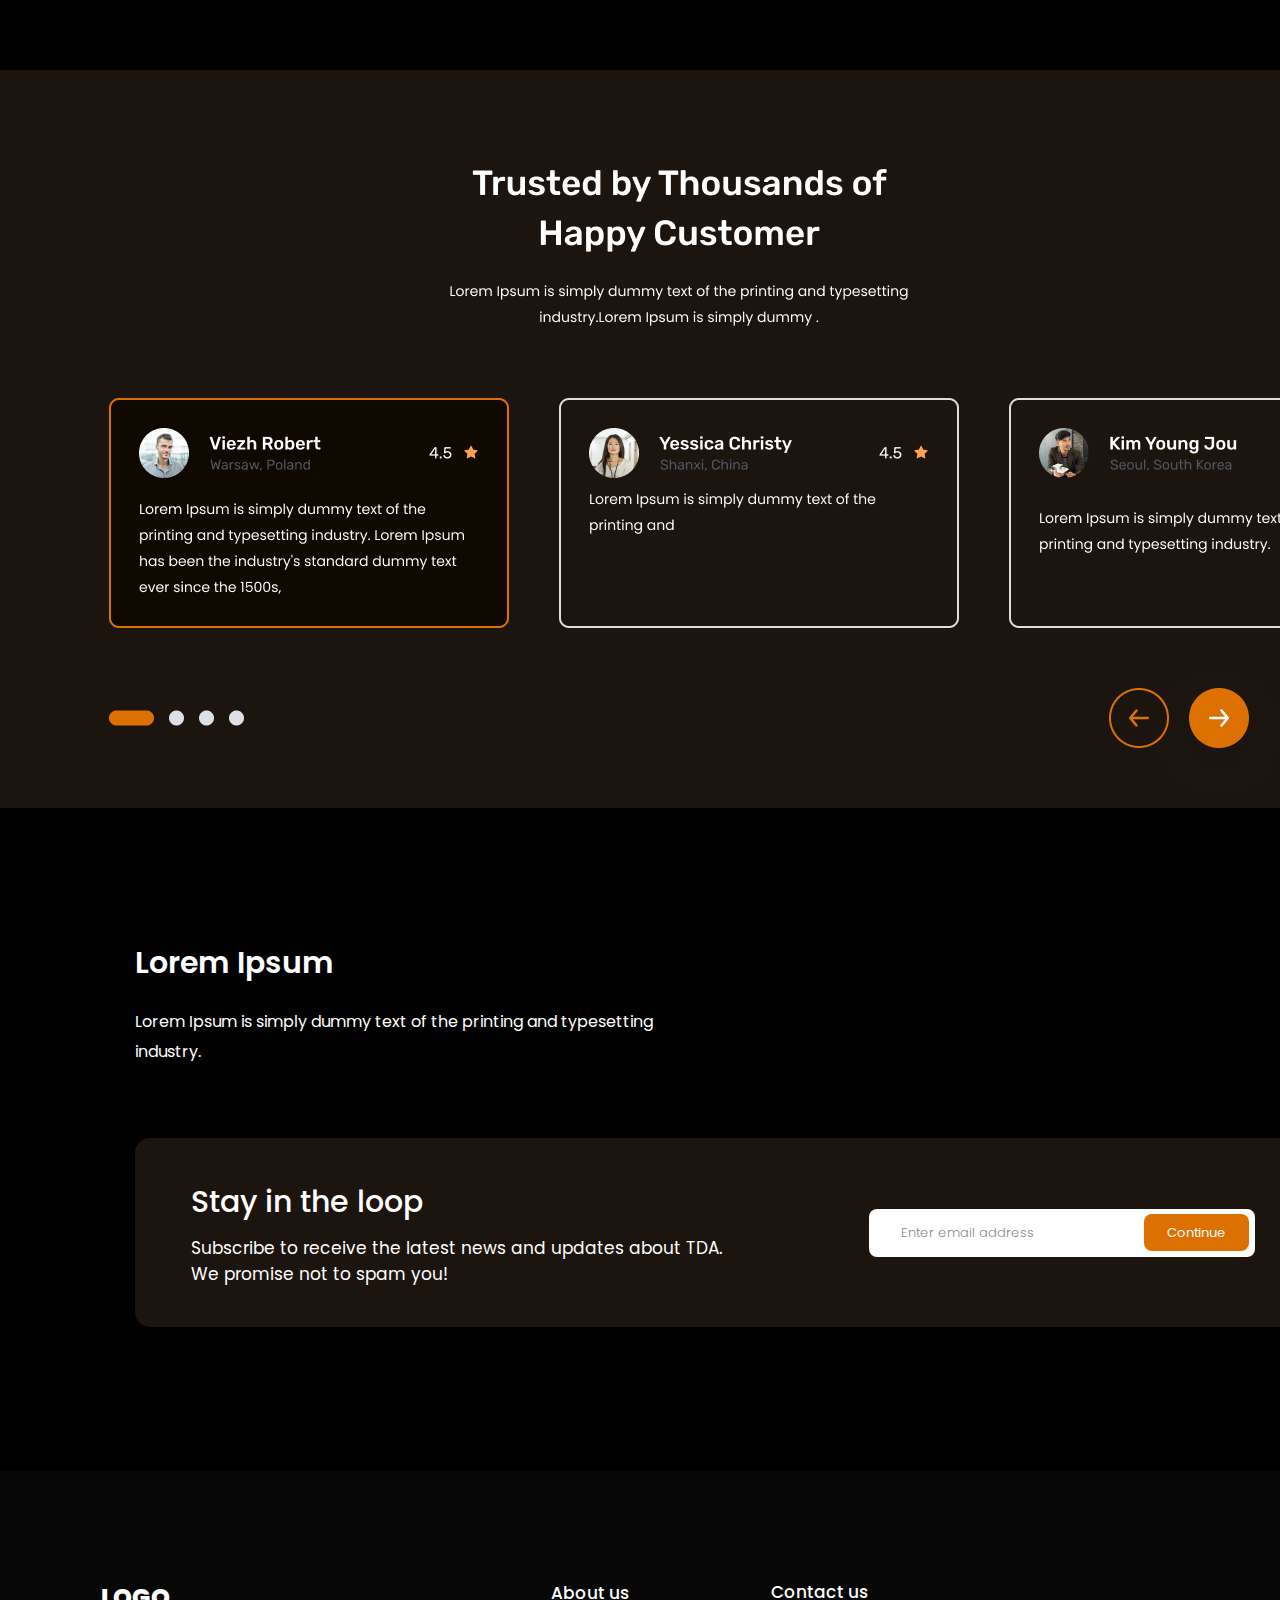
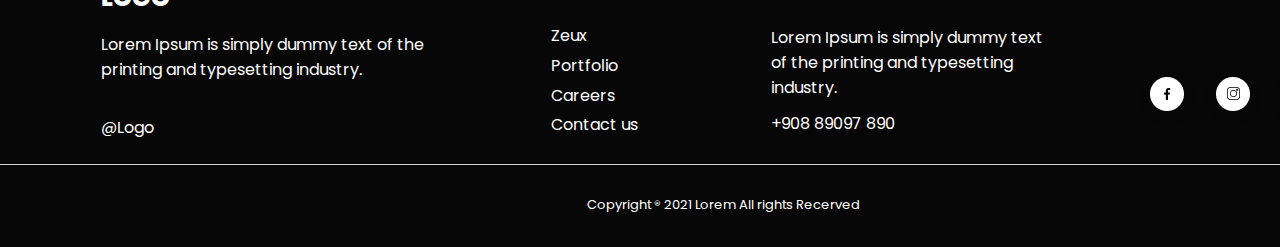
<file: figma assignment2/services.html>
<!DOCTYPE html>
<html lang="en">
<head>
    <title>Services</title>
    <link rel="stylesheet" href="services.css">
</head>
<body>
    <div class="one">
        <div class="onetop">
                <label>LOGO</label>
                <div class="onebar">
                <a href="index.html">Home</a>
            <a href="aboutus.html">About us</a>
            <a href="services.html">Portfolio</a>
            <a href="news.html">News</a>
            </div>
            <a href="contactus.html" class="onecon">Contact us</a>
        </div>
        <img src="assets/11.png" alt="" style="position: absolute;top: 83px;left: 998px;">
        <img src="assets/ser1.png" alt="" style="position:absolute;top: 196px;left: 100px;">
    </div>

    <div class="two">
        <img src="assets/ser2.png" alt="">
    </div>

    <div class="three">
        <img src="assets/ser3.png" alt="">
    </div>

    <div class="four">
        <img src="assets/ser4.png" alt="">
    </div>

    <div class="five">
        <img src="assets/ser5.png" alt="">
    </div>

    <div class="fivea">
        <img src="assets/ser6.png" alt="">
    </div>

<div class="six">
        <p class="sixa">Lorem Ipsum</p>
        <p class="sixb">Lorem Ipsum is simply dummy text of the printing and typesetting industry. </p>
        <div class="sixflex">
            <div class="sixone">
                <p class="sixc">Stay in the loop</p>
                <p class="sixd">Subscribe to receive the latest news and updates about TDA. <br> We promise not to spam you! </p>
            </div>
            <div class="sixtwo">
                <p class="sixe">Enter email address</p>
                <p class="sixf">Continue</p>
            </div>
        </div>
    </div>


<div class="seven">
        <div class="sevenone">
        <p class="seone">LOGO</p>
        <p class="setwo">Lorem Ipsum is simply dummy text of the printing and typesetting industry. </p>
        <p class="sethree">@Logo</p>
        </div>
        <div class="seventwo">
            <p class="sefour">About us</p>
            <p class="sefive">Zeux <br>
                Portfolio <br>
                Careers <br>
                Contact us</p>
        </div>
        <div class="seventhree">
            <p class="sesix">Contact us</p>
            <p class="seseven">Lorem Ipsum is simply dummy text <br> of the printing and typesetting <br>  industry. </p>
            <p class="seeight">+908 89097 890</p>
        </div>
        <div class="sevenfour">
            <img src="assets/71.png" alt="">
            <img src="assets/72.png" alt="">
            <img src="assets/73.png" alt="">
            <img src="assets/74.png" alt="">
        </div>
</div>
    
    
<div class="line"></div>
    
    
<div class="eight">
    <p class="copy">Copyright ® 2021 Lorem All rights Recerved</p>
</div>
    
</body>
</html>
</file>
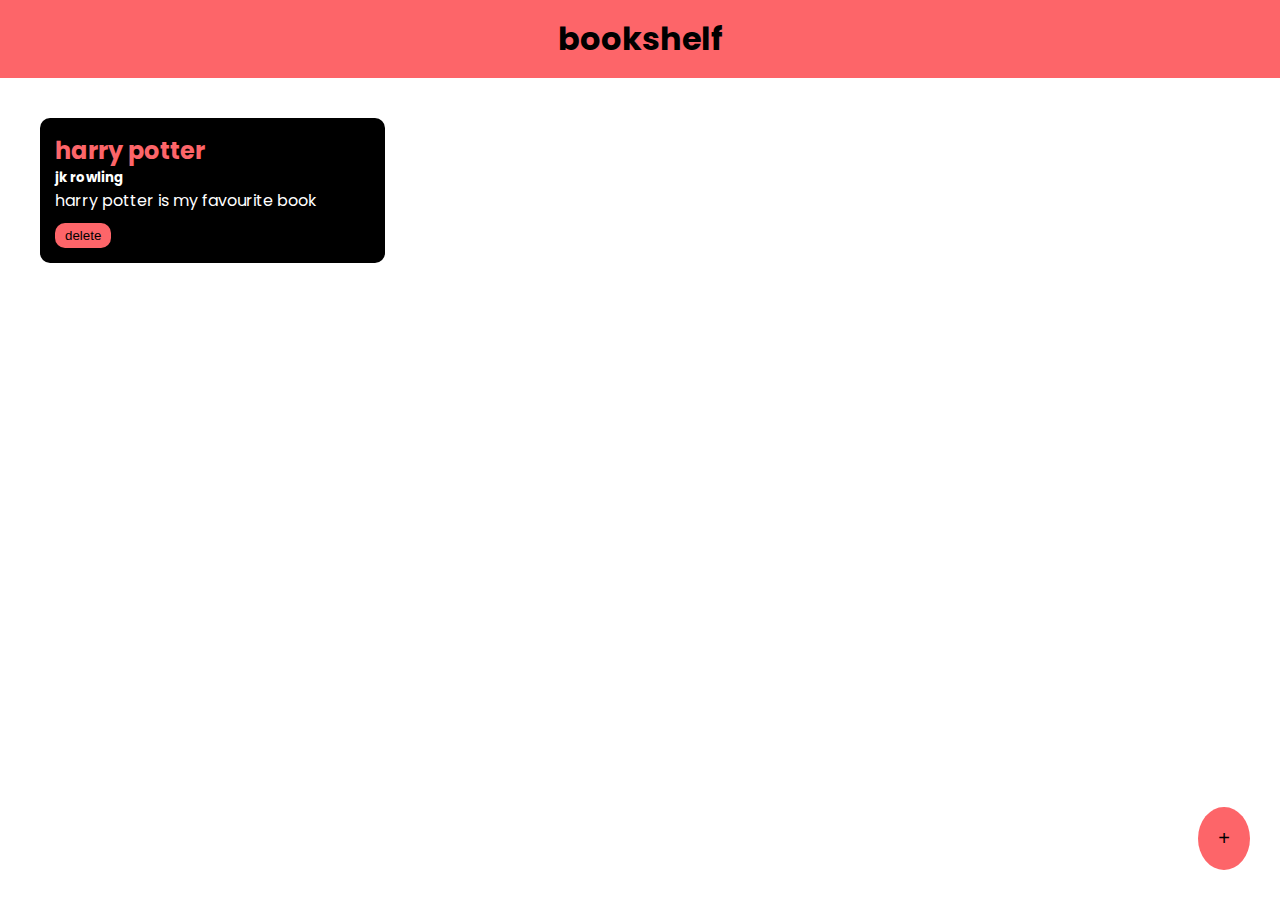
<file: popup/main.html>
<!DOCTYPE html>
<html lang="en">
<head>
    <meta charset="UTF-8">
    <meta name="viewport" content="width=device-width, initial-scale=1.0">
    <title>app</title>
    <link rel="stylesheet" href="style.css">
    <link rel="preconnect" href="https://fonts.googleapis.com">
<link rel="preconnect" href="https://fonts.gstatic.com" crossorigin>
<link href="https://fonts.googleapis.com/css2?family=Poppins:ital,wght@0,100;0,200;0,300;0,400;0,500;0,600;0,700;0,800;0,900;1,100;1,200;1,300;1,400;1,500;1,600;1,700;1,800;1,900&display=swap" rel="stylesheet">
</head>
<body>
<div class="nav">
    <h1>bookshelf</h1>
</div> 
<div class="main">
    <div class="bookcontainer">
        <h2>harry potter</h2>
        <h5>jk rowling</h5>
        <p>harry potter is my favourite book</p>
        <button onclick="del(event)">delete</button>
    </div>

    

</div> 
<div class="popoverlay"></div>   
<div class="popupbox">
<h2> add book </h2>
<form action="https://web.whatsapp.com/">
    <input type="text" placeholder="book title" id="booktitle">
    <input type="text" placeholder="book author" id="bookauthor">
    <textarea placeholder="short description" id="description"></textarea>
    <button id="addbook">add</button>
    <button id="cancelbook">cancel</button>
</form>

</div> 
<button id="addpop" class="addbut"> + </button> 


    <script src="script.js"></script>
</body>
</html>
</file>
<file: figma assignment2/style.css>
@import url('https://fonts.googleapis.com/css2?family=Poppins:ital,wght@0,100;0,200;0,300;0,400;0,500;0,600;0,700;0,800;0,900;1,100;1,200;1,300;1,400;1,500;1,600;1,700;1,800;1,900&display=swap');
@import url('https://fonts.googleapis.com/css2?family=Rubik:ital,wght@0,300..900;1,300..900&display=swap');
*{
    margin: 0;
    padding: 0;
}
body{
    background-color: black;
}
.onetop{
    display: flex;
}
.onebar{
    display: flex;
    gap: 88px;
}


label{
color: #FFF;
font-family: Poppins;
font-size: 29px;
font-style: normal;
font-weight: 800;
line-height: 153.5%; 
position: absolute;
top: 37px;
left: 55px;
}
.onebar a{
color: #FFF;
font-family: Poppins;
font-size: 16px;
font-style: normal;
font-weight: 400;
line-height: normal;
}
.one a:link{
    text-decoration: none;
}
.one a:hover{
    color: #FA9021;
}
.exo:hover{
    color:#070707;
}
.onecon{
    color: #FFF;
font-family: Poppins;
font-size: 13px;
font-style: normal;
font-weight: 400;
line-height: normal;
border-radius: 6px;
background: #FA9021;
padding: 10.08px 28.46px 11.08px 27.49px;
position: absolute;
top: 44px;
left: 1245px;
z-index: 999;
}
.onebar{
    position: absolute;
    top: 52px;
    left: 703px;
    z-index: 999;
}
.onea{
color: #E87D0E;
font-family: Poppins;
font-size: 20px;
font-style: normal;
font-weight: 700;
line-height: 155.2%;
width: 161.061px;
margin-bottom: 17px;
}
.oneb{
color: #FFF;
font-family: Poppins;
font-size: 50px;
font-style: normal;
font-weight: 700;
line-height: 155.2%;
width: 479.629px;
margin-bottom: 26px;
}
.onec{
width: 527px;
height: 101px;
flex-shrink: 0;
color: #FFF;
font-family: Poppins;
font-size: 16px;
font-style: normal;
font-weight: 500;
line-height: 200%;
margin-bottom: 64px;
}
.oned{
color: #FFF;
font-family: Poppins;
font-size: 16px;
font-style: normal;
font-weight: 500;
line-height: normal;
border-radius: 40px;
background: linear-gradient(92deg, #FA8305 2.08%, #FB9E3C 117.25%);
display: flex;
justify-content: center;
align-items: center;
width: 195px;
height: 53px;
flex-shrink: 0;
}
.onetext{
    position: absolute;
    top: 203px;
    left: 147px;
    z-index: -1;
}
.curr{
color: #FFF;
font-family: Rubik;
font-size: 31px;
font-style: normal;
font-weight: 700;
line-height: 187.5%; 
}
.see{
color: #FFF;
font-family: Rubik;
font-size: 20px;
font-style: normal;
font-weight: 500;
line-height: 187.5%;
width: 139px;
height: 57px;
flex-shrink: 0;
border-radius: 10px;
background: rgba(255, 255, 255, 0.11);
display: flex;
justify-content: center;
align-items: center;
}
.twoone{
    display: flex;
    gap: 603px;
    margin-left: 147px;
    position: absolute;
    top:893px ;
}
.twotwo{
    display: flex;
    gap: 47px;
    position: absolute;
    top: 1008px;
    left: 147px;
}
.twoa{
    display: flex;
    gap: 9px;
}
.twob{
color: #FFF;
font-family: Rubik;
font-size: 22px;
font-style: normal;
font-weight: 500;
line-height: 187.5%;
position: absolute;
top: 1310px;
}
.twoc{
width: 25px;
height: 25px;
flex-shrink: 0;
position: absolute;
top: 1318px;
}
.twothree{
display: flex;
gap: 308px;
}
.twofour{
color: #FFF;
text-align: center;
font-family: Poppins;
font-size: 35px;
font-style: normal;
font-weight: 600;
line-height: 187.5%;
width: 826px;
position: absolute;
top:1480px ;
left:307px ;
}
.tha{
color: #FFF;
font-family: Poppins;
font-size: 30px;
font-style: normal;
font-weight: 600;
line-height: 187.5%; 
width: 209px;
height: 40px;
flex-shrink: 0;
position: absolute;
top: 1679px;
left: 147px;
}
.thb{
position: absolute;
top: 1751px;
left: 147px;
width: 545px;
height: 101px;
flex-shrink: 0;
color: #FFF;
font-family: Poppins;
font-size: 16px;
font-style: normal;
font-weight: 400;
line-height: 187.5%;
}
.thc{
    position: absolute;
    top: 1831px;
    left: 972px;
}
.thd{
    position: absolute;
    top: 1898px;
    left: 147px;
}
.fourbg{
position: absolute;
top: 2517px;
left: 0;
width: 1480px;
height: 881px;
flex-shrink: 0;
}
.foa{
color: #FFF;
text-align: center;
font-family: Poppins;
font-size: 30px;
font-style: normal;
font-weight: 700;
line-height: 187.5%; 
width: 826px;
position: absolute;
top: 2610px;
left: 307px;
margin-bottom: 25px;
}
.fob{
color: #FFF;
text-align: center;
font-family: Poppins;
font-size: 16px;
font-style: normal;
font-weight: 400;
line-height: 187.5%;
width: 820px;
height: 60px;
flex-shrink: 0;
position: absolute;
top: 2747px;
left: 307px;
}
.fourone{
    display: flex;
    gap: 100px;
    position: absolute;
    top: 2906px;
    left: 198px;
}
.fourtwo{
    position: absolute;
    top: 3138px;
    left: 557px;
}
.fivea{
color: #FFF;
text-align: center;
font-family: Poppins;
font-size: 30px;
font-style: normal;
font-weight: 700;
line-height: 187.5%;
width: 305px;
position: absolute;
top: 3539px;
left: 567px;
}
.fiveb{
position: absolute;
top: 3610px;
left: 471px;
color: #FFF;
text-align: center;
font-family: Poppins;
font-size: 14px;
font-style: normal;
font-weight: 400;
line-height: 187.5%;
width: 497px;
height: 57px;
flex-shrink: 0;
}
.fiveone{
    display: flex;
    gap: 27px;
    justify-content: center;
    position: absolute;
    top: 3738px;
    left: 135px;
}
.fivetwo{
    display: flex;
    gap: 27px;
    position: absolute;
    top: 3994px;
    left: 135px;
}
.fivethree{
color: #FFF;
font-family: Rubik;
font-size: 20px;
font-style: normal;
font-weight: 500;
line-height: 187.5%;
width: 139px;
height: 57px;
flex-shrink: 0;
border-radius: 10px;
background: rgba(255, 255, 255, 0.11);
display: flex;
justify-content: center;
align-items: center;
position: absolute;
top: 4289px;
left: 650px;
}
.sixa{
color: #FFF;
font-family: Poppins;
font-size: 30px;
font-style: normal;
font-weight: 600;
line-height: 187.5%;
width: 209px;
height: 40px;
flex-shrink: 0;
margin-bottom: 32px;
position: absolute;
top: 4451px;
left: 135px;
}
.sixb{
width: 545px;
height: 57px;
flex-shrink: 0;
color: #FFF;
font-family: Poppins;
font-size: 16px;
font-style: normal;
font-weight: 400;
line-height: 187.5%;
position: absolute;
top: 4523px;
left: 135px;
}
.sixc{
color: #FFF;
font-family: Poppins;
font-size: 30px;
font-style: normal;
font-weight: 500;
line-height: normal;
width: 303px;
margin-bottom: 10px;
}
.sixd{
color: #FFF;
font-family: Poppins;
font-size: 17px;
font-style: normal;
font-weight: 400;
line-height: normal;
width: 636px;
}
.sixe{
color: #898989;
text-align: center;
font-family: Poppins;
font-size: 13px;
font-style: normal;
font-weight: 300;
line-height: normal;
width: 155.098px;
position: absolute;
left: 20.55px;
}
.sixf{
color: #FFF;
text-align: center;
font-family: Poppins;
font-size: 13px;
font-style: normal;
font-weight: 400;
line-height: normal;
width: 69.299px;
width: 104.996px;
height: 37px;
flex-shrink: 0;
border-radius: 8px;
background: #DC7000;
display: flex;
justify-content: center;
align-items: center;
position: absolute;
left: 274.45px;
}
.sixflex{
display: flex;
align-items: center;
width: 1170px;
height: 189px;
flex-shrink: 0;
border-radius: 15px;
background: #1C140F;
position: absolute;
top: 4654px;
left: 135px;
}
.sixtwo{
display: flex;
align-items: center;
width: 385.679px;
height: 48px;
flex-shrink: 0;
border-radius: 8px;
background: #FFF;
position: absolute;
left: 734.32px;
gap: 98.8px;
}
.sixone{
    position: absolute;
    left: 56px;
}
.seven{
display: flex;
align-items: center;
width: 1440px;
height: 376px;
flex-shrink: 0;
background: #070707;
position: absolute;
top: 5006px;
}
.seone{
color: #FFF;
font-family: Poppins;
font-size: 24px;
font-style: normal;
font-weight: 800;
line-height: 153.5%;
}
.setwo{
color: #FFF;
font-family: Poppins;
font-size: 16px;
font-style: normal;
font-weight: 400;
line-height: normal;
width: 372px;
height: 58px;
flex-shrink: 0;
margin-top: 15px;
margin-bottom: 25px;
}
.sethree{
color: #FFF;
font-family: Poppins;
font-size: 16px;
font-style: normal;
font-weight: 400;
line-height: normal;
width: 196px;
height: 23px;
flex-shrink: 0;
}
.sefour{
color: #FFF;
font-family: Poppins;
font-size: 17px;
font-style: normal;
font-weight: 500;
line-height: normal;
margin-bottom: 15px;
}
.sefive{
color: #FFF;
font-family: Poppins;
font-size: 16px;
font-style: normal;
font-weight: 400;
line-height: 186.3%; 
width: 372px;
height: 117px;
flex-shrink: 0;
}
.sesix{
color: #FFF;
font-family: Poppins;
font-size: 17px;
font-style: normal;
font-weight: 500;
line-height: normal;
}
.seseven{
color: #FFF;
font-family: Poppins;
font-size: 16px;
font-style: normal;
font-weight: 400;
line-height: normal;
margin-top: 20px;
margin-bottom: 11px;
}
.seeight{
color: #FFF;
font-family: Poppins;
font-size: 16px;
font-style: normal;
font-weight: 400;
line-height: normal;
width: 141px;
height: 28px;
flex-shrink: 0;
}
.sevenone{
    margin-left: 101px;
}
.seventwo{
    position: absolute;
    left: 551px;
}
.seventhree{
    position: absolute;
    left: 771px;
}
.sevenfour{
    position: absolute;
    left: 1136px;
    top: 196px;
}
.line{
width: 1470.001px;
height: 0.8px;
background: #D2D2D2;
position: absolute;
top: 5299px;
}
.copy{
color: #FFF;
font-family: Poppins;
font-size: 13px;
font-style: normal;
font-weight: 400;
line-height: 190.6%; 
}
.eight{
    position: absolute;
    top: 5328px;
    left: 587px;
}
</file>
<file: js/style.css>
*{
    margin:0;
    padding:0;
    box-sizing: border-box;
    font-family: sans-serif;
    outline: none;
    background-color: azure;

}
.container{
    height: 100vh;
    display:flex;
    justify-content: center;
    align-items: center;
    font-size: large;
}
.cal{
    background-color: rgb(95, 89, 89);
    padding: 10px;
    display: grid;
    grid-template-columns: repeat(4,25px);
    gap: 5px;
    border-radius: 10px;
}
button{
    background-color: black;
    color:white;
    border-radius: 80px;
}

input{
    grid-column: span 4;
    height: 30px;
    font-size: large;
    border-radius: 5px;
}
.equal{
    width: 60px;
}
</file>
<file: test2/style.css>
*{
    margin: 0;
    padding: 0;
    box-sizing: border-box;
}

.container{
    background-color: antiquewhite;
    height: 250px;
    width: 40%;
    display: flex;
    justify-content: center;
    /* align-items: center; */
    margin-left: 350px;
    margin-top: 250px;
}
h2{
    margin-top: 20px;
}
#input1{
    margin-top: 15px;
    border-radius: 2px;
    font-size: 15px;
    width: 100%;
    height: 30px;
    border-radius: 5px;
}
.sub2{
display: flex;
margin: 10px;
gap: 5px;
display: none;
}

.mpt1{
    /* background-color: red; */
    height: 10px;
    width: 80px;
    border-radius: 2rem;
}
.mpt2{
    /* background-color: rgb(255, 196, 0); */
    height: 10px;
    width: 80px;
    border-radius: 2rem;
}
.mpt3{
    /* background-color: rgb(0, 255, 102); */
    height: 10px;
    width: 80px;
    border-radius: 2rem;
}
</file>
<file: figma assignment2/aboutus.css>
@import url('https://fonts.googleapis.com/css2?family=Poppins:ital,wght@0,100;0,200;0,300;0,400;0,500;0,600;0,700;0,800;0,900;1,100;1,200;1,300;1,400;1,500;1,600;1,700;1,800;1,900&display=swap');
@import url('https://fonts.googleapis.com/css2?family=Rubik:ital,wght@0,300..900;1,300..900&display=swap');
*{
    margin: 0;
    padding: 0;
}
body{
    background-color: black;
}
.onetop{
    display: flex;
}
.onebar{
    display: flex;
    gap: 88px;
}
label{
color: #FFF;
font-family: Poppins;
font-size: 29px;
font-style: normal;
font-weight: 800;
line-height: 153.5%; 
position: absolute;
top: 37px;
left: 55px;
}
.onebar a{
color: #FFF;
font-family: Poppins;
font-size: 16px;
font-style: normal;
font-weight: 400;
line-height: normal;
}
a:link{
    text-decoration: none;
}
a:hover{
    color: #FA9021;
}
.onecon{
    color: #FFF;
font-family: Poppins;
font-size: 13px;
font-style: normal;
font-weight: 400;
line-height: normal;
border-radius: 6px;
background: #FA9021;
padding: 10.08px 28.46px 11.08px 27.49px;
position: absolute;
top: 44px;
left: 1245px;
}
.onebar{
    position: absolute;
    top: 52px;
    left: 703px;
}
.onepart{
    display: flex;
    gap: 166px;
    align-items: center;
    position: absolute;
    left: 110px;
    top: 121px;
}
.onehome{
    display: flex;
}
.onea{
color: #FFF;
font-family: Poppins;
font-size: 12px;
font-style: normal;
font-weight: 400;
line-height: 208.5%;
margin-bottom: 38px;
}
.oneb{
color: #E47500;
font-family: Poppins;
font-size: 12px;
font-style: normal;
font-weight: 400;
line-height: 208.5%;
margin-bottom: 38px;
}
.onec{
color: #FFF;
font-family: Poppins;
font-size: 30px;
font-style: normal;
font-weight: 700;
line-height: 180.5%;
width: 425px;
}
.oned{
color: #FFF;
font-family: Poppins;
font-size: 15px;
font-style: normal;
font-weight: 400;
line-height: 208.5%;
width: 414px;
height: 95px;
flex-shrink: 0;
margin-top: 25px;
margin-bottom: 57.16px;
}
.why{
color: #FFF;
font-family: Poppins;
font-size: 25px;
font-style: normal;
font-weight: 600;
line-height: 180.5%;
width: 237px;
position: absolute;
top: 921px;
left: 110px;
}
.two{
    display: flex;
    gap: 43px;
    position: absolute;
    top: 1029px;
    left: 110px;
}
.twoa{
color: #FFF;
font-family: Poppins;
font-size: 14px;
font-style: normal;
font-weight: 400;
line-height: 187.5%;
width: 140px;
height: 39px;
flex-shrink: 0;
border-radius: 8px;
background: rgba(176, 0, 220, 0.11);
display: flex;
justify-content: center;
align-items: center;
}
.twoaa{
color: #FFF;
font-family: Poppins;
font-size: 14px;
font-style: normal;
font-weight: 400;
line-height: 187.5%;
width: 140px;
height: 39px;
flex-shrink: 0;
border-radius: 8px;
background: rgba(220, 66, 0, 0.11);
display: flex;
justify-content: center;
align-items: center;
}
.twoaaa{
color: #FFF;
font-family: Poppins;
font-size: 14px;
font-style: normal;
font-weight: 400;
line-height: 187.5%;
width: 140px;
height: 39px;
flex-shrink: 0;
border-radius: 8px;
background: rgba(0, 220, 141, 0.11);
display: flex;
justify-content: center;
align-items: center;
}
.twob{
color: #FFF;
font-family: Poppins;
font-size: 20px;
font-style: normal;
font-weight: 600;
line-height: 187.5%;
margin-top: 19px;
margin-bottom: 16px;
}
.twoc{
color: #FFF;
font-family: Poppins;
font-size: 14px;
font-style: normal;
font-weight: 400;
line-height: 187.5%;
width: 304px;
height: 108px;
flex-shrink: 0;
}
.twoone{
display: flex;
flex-direction: column;
justify-content: center;
width: 378px;
height: 348px;
flex-shrink: 0;
border-radius: 20px;
background: #1C140F;
box-shadow: 0px 4px 94px 0px rgba(0, 0, 0, 0.15);
}
.twotwo{
display: flex;
flex-direction: column;
justify-content: center;
width: 378px;
height: 348px;
flex-shrink: 0;
border-radius: 20px;
background: #1C140F;
box-shadow: 0px 4px 94px 0px rgba(0, 0, 0, 0.15);
}
.twothree{
display: flex;
flex-direction: column;
justify-content: center;
width: 378px;
height: 348px;
flex-shrink: 0;
border-radius: 20px;
background: #1C140F;
box-shadow: 0px 4px 94px 0px rgba(0, 0, 0, 0.15);
}
.twospa{
    position: relative;
    left: 37px;
}
.ta{
color: #FFF;
font-family: Poppins;
font-size: 16px;
font-style: normal;
font-weight: 500;
line-height: 202.5%; 
}
.tb{
color: #FFF;
font-family: Poppins;
font-size: 28px;
font-style: normal;
font-weight: 600;
line-height: 157.5%; 
width: 531px;
height: 150px;
flex-shrink: 0;
}
.tc{
width: 536px;
height: 159px;
flex-shrink: 0;
color: #FFF;
font-family: Poppins;
font-size: 16px;
font-style: normal;
font-weight: 400;
line-height: 202.5%;
}
.threetext{
    display: flex;
    flex-direction: column;
    gap: 14px;
    margin-top: 21px;
}
.threeflex{
display: flex;
gap: 95px;
margin-top: 113px;
}
.three{
width: 1440px;
height: 603px;
flex-shrink: 0;
background: #1C140F;
position: absolute;
top: 1524px;
display: flex;
justify-content: center;
}
.four{
    position: absolute;
    top: 2275px;
    left: 110px;
}
.sixa{
    color: #FFF;
    font-family: Poppins;
    font-size: 30px;
    font-style: normal;
    font-weight: 600;
    line-height: 187.5%;
    width: 209px;
    height: 40px;
    flex-shrink: 0;
    margin-bottom: 32px;
    position: absolute;
    top: 2783px;
    left: 135px;
}
.sixb{
    width: 545px;
    height: 57px;
    flex-shrink: 0;
    color: #FFF;
    font-family: Poppins;
    font-size: 16px;
    font-style: normal;
    font-weight: 400;
    line-height: 187.5%;
    position: absolute;
    top: 2855px;
    left: 135px;
}
.sixc{
    color: #FFF;
    font-family: Poppins;
    font-size: 30px;
    font-style: normal;
    font-weight: 500;
    line-height: normal;
    width: 303px;
    margin-bottom: 10px;
}
.sixd{
    color: #FFF;
    font-family: Poppins;
    font-size: 17px;
    font-style: normal;
    font-weight: 400;
    line-height: normal;
    width: 636px;
 }
.sixe{
    color: #898989;
    text-align: center;
    font-family: Poppins;
    font-size: 13px;
    font-style: normal;
    font-weight: 300;
    line-height: normal;
    width: 155.098px;
    position: absolute;
    left: 20.55px;
}
.sixf{
    color: #FFF;
    text-align: center;
    font-family: Poppins;
    font-size: 13px;
    font-style: normal;
    font-weight: 400;
    line-height: normal;
    width: 69.299px;
    width: 104.996px;
    height: 37px;
    flex-shrink: 0;
    border-radius: 8px;
    background: #DC7000;
    display: flex;
    justify-content: center;
    align-items: center;
    position: absolute;
    left: 274.45px;
}
.sixflex{
    display: flex;
    align-items: center;
    width: 1170px;
    height: 189px;
    flex-shrink: 0;
    border-radius: 15px;
    background: #1C140F;
    position: absolute;
    top: 2986px;
    left: 135px;
}
.sixtwo{
    display: flex;
    align-items: center;
    width: 385.679px;
    height: 48px;
    flex-shrink: 0;
    border-radius: 8px;
    background: #FFF;
    position: absolute;
    left: 734.32px;
    gap: 98.8px;
}
.sixone{
    position: absolute;
    left: 56px;
}
.seven{
    display: flex;
    align-items: center;
    width: 1440px;
    height: 376px;
    flex-shrink: 0;
    background: #070707;
    position: absolute;
    top: 3328px;
    }
    .seone{
    color: #FFF;
    font-family: Poppins;
    font-size: 24px;
    font-style: normal;
    font-weight: 800;
    line-height: 153.5%;
    }
    .setwo{
    color: #FFF;
    font-family: Poppins;
    font-size: 16px;
    font-style: normal;
    font-weight: 400;
    line-height: normal;
    width: 372px;
    height: 58px;
    flex-shrink: 0;
    margin-top: 15px;
    margin-bottom: 25px;
    }
    .sethree{
    color: #FFF;
    font-family: Poppins;
    font-size: 16px;
    font-style: normal;
    font-weight: 400;
    line-height: normal;
    width: 196px;
    height: 23px;
    flex-shrink: 0;
    }
    .sefour{
    color: #FFF;
    font-family: Poppins;
    font-size: 17px;
    font-style: normal;
    font-weight: 500;
    line-height: normal;
    margin-bottom: 15px;
    }
    .sefive{
    color: #FFF;
    font-family: Poppins;
    font-size: 16px;
    font-style: normal;
    font-weight: 400;
    line-height: 186.3%; 
    width: 372px;
    height: 117px;
    flex-shrink: 0;
    }
    .sesix{
    color: #FFF;
    font-family: Poppins;
    font-size: 17px;
    font-style: normal;
    font-weight: 500;
    line-height: normal;
    }
    .seseven{
    color: #FFF;
    font-family: Poppins;
    font-size: 16px;
    font-style: normal;
    font-weight: 400;
    line-height: normal;
    margin-top: 20px;
    margin-bottom: 11px;
    }
    .seeight{
        color: #FFF;
        font-family: Poppins;
        font-size: 16px;
        font-style: normal;
        font-weight: 400;
        line-height: normal;
        width: 141px;
        height: 28px;
        flex-shrink: 0;
    }
    .sevenone{
        margin-left: 101px;
    }
    .seventwo{
        position: absolute;
        left: 551px;
    }
    .seventhree{
        position: absolute;
        left: 771px;
    }
    .sevenfour{
        position: absolute;
        left: 1136px;
        top: 196px;
    }
    .line{
    width: 1470.001px;
    height: 0.8px;
    background: #D2D2D2;
    position: absolute;
    top: 3621px;
    }
    .copy{
    color: #FFF;
    font-family: Poppins;
    font-size: 13px;
    font-style: normal;
    font-weight: 400;
    line-height: 190.6%; 
    }
    .eight{
        position: absolute;
        top: 3650px;
        left: 587px;
    }
</file>
<file: figma assignment2/contactus.css>
@import url('https://fonts.googleapis.com/css2?family=Poppins:ital,wght@0,100;0,200;0,300;0,400;0,500;0,600;0,700;0,800;0,900;1,100;1,200;1,300;1,400;1,500;1,600;1,700;1,800;1,900&display=swap');
@import url('https://fonts.googleapis.com/css2?family=Rubik:ital,wght@0,300..900;1,300..900&display=swap');
*{
    margin: 0;
    padding: 0;
}
body{
    background-color: black;
}
.onetop{
    display: flex;
}
.onebar{
    display: flex;
    gap: 88px;
}
label{
color: #FFF;
font-family: Poppins;
font-size: 29px;
font-style: normal;
font-weight: 800;
line-height: 153.5%; 
position: absolute;
top: 37px;
left: 55px;
}
.content{
        display: flex;
        flex-direction: column;
        align-items: center;
        justify-content: center;
        margin-top: 150px; 
        color: #FFF;
        font-family: Poppins;
}
.content h5{
    color: #FFF;
text-align: center;
font-family: Poppins;
font-size: 33px;
font-style: normal;
font-weight: 600;
line-height: 180.5%;
}
.content h6{
    color: #FFF;
font-family: Poppins;
font-size: 16px;
font-style: normal;
font-weight: 400;
line-height: 208.5%;
}
.content span{
    color: #E47500;
font-family: Poppins;
font-size: 16px;
font-style: normal;
font-weight: 400;
line-height: 208.5%;
}
.onebar a{
color: #FFF;
font-family: Poppins;
font-size: 16px;
font-style: normal;
font-weight: 400;
line-height: normal;
}
.one a:link{
    text-decoration: none;
}
.one a:hover{
    color: #FA9021;
}
.onecon{
    color: #FFF;
font-family: Poppins;
font-size: 13px;
font-style: normal;
font-weight: 400;
line-height: normal;
border-radius: 6px;
background: #FA9021;
padding: 10.08px 28.46px 11.08px 27.49px;
position: absolute;
top: 44px;
left: 1245px;
}
.onebar{
    position: absolute;
    top: 52px;
    left: 703px;
}

.contactpage{
    width: 1440px;
    height: 2800px;
background: linear-gradient(176deg, #050301 -34.57%, #150C01 96.75%);
}
.pic img{
    width: 1060px;
height: 537.771px;
flex-shrink: 0;
margin-left: 185px;
margin-top: 83px;
}
.content1{
    display: flex;
    margin-left: 133px;
    margin-top:66px ;
}
.box1 h6{
    color: #FFF;
font-family: Poppins;
font-size: 16px;
font-style: normal;
font-weight: 400;
line-height: 189.5%; /* 30.32px */
}
.i1 img{
    margin-top: 10px;
}
.line{
    width: 1px;
height: 102.005px;
background: #FFF;
margin-left: 97px;
}
.box2 img{
    margin-left: 105px;
    margin-top: 41px;
}
.box2 h5{
    width: 166px;
height: 24px;
flex-shrink: 0;
color: #FFF;
font-family: Poppins;
font-size: 20px;
font-style: normal;
font-weight: 300;
line-height: normal;
left: 650px;
position: absolute;
top: 1000px;
}
.line1{
    width: 1px;
height: 102.005px;
background: #FFF;
margin-left: 300px;
}
.box3 img{
    margin-left: 99px;
    margin-top: 34px;
}
a{
    text-decoration: none;
}
a:hover{
    color: #FA9021;
}
.box3 p{
    width: 325px;
height: 66px;
flex-shrink: 0;
color: #FFF;
font-family: Poppins;
font-size: 20px;
font-style: normal;
font-weight: 300;
line-height: normal;
left: 1070px;
position: absolute;
top: 985px;
}
.sec2{
    width: 1440px;
height: 858px;
flex-shrink: 0;
background: #1C140F  ;
margin-top: 147px;
}

.sec2 h1{
    color: #FFF;
font-family: Poppins;
font-size: 30px;
font-style: normal;
font-weight: 400;
line-height: 189.5%; /* 56.85px */
margin-left: 654px;
}
.sec2 p{
    width: 432px;
height: 26px;
flex-shrink: 0;
color: #FFF;
text-align: center;
font-family: Poppins;
font-size: 13px;
font-style: normal;
font-weight: 500;
line-height: 189.5%; /* 24.635px */
margin-left: 505px;
margin-top: 20px;
}
.input{
    display: flex;
    margin-top: 79px;
}
.name{
    margin-left: 385px;
}
.name h6{
    color: #4F4F4F;
font-family: Poppins;
font-size: 14px;
font-style: normal;
font-weight: 500;
line-height: 175.4%; /* 24.556px */
letter-spacing: -0.3px;
}
.name input{
    width: 322px;
height: 56px;
flex-shrink: 0;
border-radius: 9px;
border: 0.6px solid #CECECE;
background: rgba(255, 255, 255, 0.07);
margin-top: 5px;
}
.name1{
    margin-left: 27px;
}
.name1 h6{
    color: #4F4F4F;
font-family: Poppins;
font-size: 14px;
font-style: normal;
font-weight: 500;
line-height: 175.4%; /* 24.556px */
letter-spacing: -0.3px;
}
.name1 input{
    width: 322px;
height: 56px;
flex-shrink: 0;
border-radius: 9px;
border: 0.6px solid #CECECE;
background: rgba(255, 255, 255, 0.07);
margin-top: 5px;
}
.sec2 h5{
    margin-left: 385px;
    color: #4F4F4F;
font-family: Poppins;
font-size: 14px;
font-style: normal;
font-weight: 500;
line-height: 175.4%; /* 24.556px */
letter-spacing: -0.3px;
margin-top: 40px;
}
#in1{
    margin-left: 385px;
    width: 671px;
height: 56px;
flex-shrink: 0;
border-radius: 9px;
border: 0.6px solid #CECECE;
background: rgba(255, 255, 255, 0.07);
margin-top: 5px;
}
.sec2 h4{
    color: #4F4F4F;
font-family: Poppins;
font-size: 14px;
font-style: normal;
font-weight: 500;
line-height: 175.4%; /* 24.556px */
letter-spacing: -0.3px;
margin-left: 385px;
margin-top: 40px;
}
#in2{
    width: 671px;
height: 232px;
flex-shrink: 0;
border-radius: 9px;
border: 0.6px solid #CECECE;
background: rgba(255, 255, 255, 0.07);
margin-left: 385px;
margin-top: 5px;
}
.i1 button{
    width: 193px;
    height: 57px;
    flex-shrink: 0;
    border-radius: 10px;
background: #DC7000;
border-style: none;
margin-top: 51px;
margin-left: 873px;
}
.i1 a{
    width: 98px;
height: 36.882px;
flex-shrink: 0;
color: #FFF;
font-family: Poppins;
font-size: 16px;
font-style: normal;
font-weight: 400;
line-height: 204.3%; /* 32.688px */
text-decoration: none;
}
.sec7{
    margin-left: 135px;
    margin-top: 105px;
    }
    .sec7 h6{
        width: 209px;
        height: 40px;
        flex-shrink: 0;
        color: #FFF;
    font-family: Poppins;
    font-size: 30px;
    font-style: normal;
    font-weight: 600;
    line-height: 187.5%; /* 56.25px */
    }
    .sec7 h5{
        width: 450px;
    height: 57px;
    flex-shrink: 0;
    color: #FFF;
    font-family: Poppins;
    font-size: 16px;
    font-style: normal;
    font-weight: 400;
    line-height: 187.5%; /* 30px */
    margin-top: 32px;
    }
    .z1{
        width: 1170px;
    height: 189px;
    flex-shrink: 0;
    border-radius: 15px;
    background: #1C140F;
    display: flex;
    margin-top: 74px;
    }
    .text1{
        margin-left: 56px;
        margin-top: 40px;
    }
    .text1 h4{
        width: 303px;
        color: #FFF;
    font-family: Poppins;
    font-size: 30px;
    font-style: normal;
    font-weight: 500;
    line-height: normal;
    }
    .text1 p{
        width: 420px;
        color: #FFF;
    font-family: Poppins;
    font-size: 17px;
    font-style: normal;
    font-weight: 400;
    line-height: normal;
    margin-top: 20px;
    }
    .button{
        margin-top: 71px;
        margin-left: 130px;
        position: relative;
    }
    .button input{
        width: 450px;
    height: 48px;
    flex-shrink: 0;
    border-radius: 8px;
    background: #FFF;
    }
    .button button{
        width: 104.996px;
    height: 37px;
    flex-shrink: 0;
    border-radius: 8px;
    background: #DC7000;
    border-style: none;
    position: absolute;
    right: 7px;
    top: 7px;
    }
    .button a{
        width: 69.299px;
        color: #FFF;
    text-align: center;
    font-family: Poppins;
    font-size: 13px;
    font-style: normal;
    font-weight: 400;
    line-height: normal;
    text-decoration: none;
    }

    .sec8{
        width: 1440px;
    height: 300px;
    flex-shrink: 0;
    background: #070707;
    display: flex;
    margin-top: 163px;
    }
    .z2{
        margin-left: 101px;
    }
    .z2 h3{
        color: #FFF;
    font-family: Poppins;
    font-size: 24px;
    font-style: normal;
    font-weight: 800;
    line-height: 153.5%; /* 36.84px */
    margin-top: 73px;
    }
    .z2 p{
        width: 340px;
    height: 58px;
    flex-shrink: 0;
    color: #FFF;
    font-family: Poppins;
    font-size: 16px;
    font-style: normal;
    font-weight: 400;
    line-height: normal;
    margin-top: 15px;
    }
    .z2 h6{
        width: 196px;
    height: 23px;
    flex-shrink: 0;
    color: #FFF;
    font-family: Poppins;
    font-size: 16px;
    font-style: normal;
    font-weight: 400;
    line-height: normal;
    margin-top: 10px;
    }
    .z3{
        margin-top: 73px;
        margin-left: 70px;
    }
    .z3 h6{
        color: #FFF;
    font-family: Poppins;
    font-size: 17px;
    font-style: normal;
    font-weight: 500;
    line-height: normal;
    }
    .z3 ul{
        list-style-type: none;
        width: 372px;
    height: 117px;
    flex-shrink: 0;
    color: #FFF;
    font-family: Poppins;
    font-size: 16px;
    font-style: normal;
    font-weight: 400;
    line-height: 186.3%; /* 29.808px */
    margin-top: 4px;
    }
    .z4{
        margin-top: 73px;
    }
    .z4 h6{
        color: #FFF;
        font-family: Poppins;
        font-size: 17px;
        font-style: normal;
        font-weight: 500;
        line-height: normal;
    }
    .z4 p{
        width: 282px;
        height: 76px;
        flex-shrink: 0;
        color: #FFF;
    font-family: Poppins;
    font-size: 16px;
    font-style: normal;
    font-weight: 400;
    line-height: normal;
    margin-top: 20px;
    }
    .z4 span{
        width: 141px;
    height: 28px;
    flex-shrink: 0;
    color: #FFF;
    font-family: Poppins;
    font-size: 16px;
    font-style: normal;
    font-weight: 400;
    line-height: normal;
    }
    .sec8 img{
        width: 34px;
    height: 34px;
    flex-shrink: 0;
    margin-top: 196px;
    margin-left: 10px;
    }
    #i13{
        margin-left: 50px;
    }
    .sec9{
        width: 1440px;
        height: 80px;
    background: #070707;
    border-top: white solid 3px;
    }
    .sec9 p{
        color: #FFF;
    font-family: Poppins;
    font-size: 13px;
    font-style: normal;
    font-weight: 400;
    line-height: 190.6%; /* 24.778px */
    text-align: center;
    margin-top: 40px;
}
</file>
<file: figma assignment2/news.css>
@import url('https://fonts.googleapis.com/css2?family=Poppins:ital,wght@0,100;0,200;0,300;0,400;0,500;0,600;0,700;0,800;0,900;1,100;1,200;1,300;1,400;1,500;1,600;1,700;1,800;1,900&display=swap');
@import url('https://fonts.googleapis.com/css2?family=Rubik:ital,wght@0,300..900;1,300..900&display=swap');
*{
    margin: 0;
    padding: 0;
}
body{
    background-color: black;
}
.onetop{
    display: flex;
}
.onebar{
    display: flex;
    gap: 88px;
}
label{
color: #FFF;
font-family: Poppins;
font-size: 29px;
font-style: normal;
font-weight: 800;
line-height: 153.5%; 
position: absolute;
top: 37px;
left: 55px;
}
.onebar a{
color: #FFF;
font-family: Poppins;
font-size: 16px;
font-style: normal;
font-weight: 400;
line-height: normal;
}
.one a:link{
    text-decoration: none;
}
.one a:hover{
    color: #FA9021;
}
.onecon{
    color: #FFF;
font-family: Poppins;
font-size: 13px;
font-style: normal;
font-weight: 400;
line-height: normal;
border-radius: 6px;
background: #FA9021;
padding: 10.08px 28.46px 11.08px 27.49px;
position: absolute;
top: 44px;
left: 1245px;
}
.onebar{
    position: absolute;
    top: 52px;
    left: 703px;
}
.home{
color: #FFF;
font-family: Poppins;
font-size: 16px;
font-style: normal;
font-weight: 400;
line-height: 208.5%;
margin-left: 20px;
}
.news{
color: #E47500;
font-family: Poppins;
font-size: 16px;
font-style: normal;
font-weight: 400;
line-height: 208.5%;
margin-left: 5px;
}
.textone{
    display: flex;
}
.onea{
color: #FFF;
text-align: center;
font-family: Poppins;
font-size: 33px;
font-style: normal;
font-weight: 600;
line-height: 180.5%;
width: 942px;
margin-top: 15px;
margin-bottom: 13px;
}
.oneb{
color: #FFF;
text-align: center;
font-family: Poppins;
font-size: 16px;
font-style: normal;
font-weight: 500;
line-height: 187.5%;
width: 609px;
height: 31px;
flex-shrink: 0;
}
.onetext{
display: flex;
flex-direction: column;
align-items: center;
justify-content: center;
margin-top: 196px;
}
.onec{
color: #FFF;
text-align: center;
font-family: Poppins;
font-size: 16px;
font-style: normal;
font-weight: 400;
line-height: 189.5%;
}
.searchbox{
display: flex;
border-radius: 10px;
background: #1C140F;
width: 400px;
height: 49px;
flex-shrink: 0;
align-items: center;
position: absolute;
top: 422px;
left: 520px;
}
.john{
color: #FFFCFC;
font-family: Poppins;
font-size: 16px;
font-style: normal;
font-weight: 400;
line-height: 187.5%;
width: 164.044px;
height: 48px;
flex-shrink: 0;
background: #2351F5;
display: flex;
justify-content: center;
align-items: center;
}
.min{
color: #FFF;
font-family: Poppins;
font-size: 16px;
font-style: normal;
font-weight: 400;
line-height: 187.5%;
width: 44.47px;
}
.twoa{
    display: flex;
    align-items: center;
    gap: 19.76px;
    margin-top: 21px;
    margin-bottom: 21px;
}
.twob{
color: #FFF;
font-family: Poppins;
font-size: 30px;
font-style: normal;
font-weight: 600;
line-height: normal;
width: 575.141px;
}
.twoc{
color: #FFF;
font-family: Poppins;
font-size: 17px;
font-style: normal;
font-weight: 400;
line-height: 207.8%;
width: 529.683px;
height: 159px;
flex-shrink: 0;
margin-top: 32px;
margin-bottom: 44px;
}
.twod{
color: #FFF;
font-family: Poppins;
font-size: 17px;
font-style: normal;
font-weight: 400;
line-height: 207.8%;
width: 502.013px;
height: 58px;
flex-shrink: 0;
margin-bottom: 90px;
}
.johna{
color: #FFF;
font-family: Poppins;
font-size: 14px;
font-style: normal;
font-weight: 400;
line-height: 187.5%;
width: 137.974px;
height: 39.896px;
flex-shrink: 0;
background: #FF8484;
display: flex;
align-items: center;
justify-content: center;
}
.tha{
color: #FFF;
font-family: Poppins;
font-size: 23px;
font-style: normal;
font-weight: 600;
line-height: normal;
width: 392px;
}
.threea{
    display: flex;
    gap: 31px;
}
.johnb{
color: #FFF;
font-family: Poppins;
font-size: 14px;
font-style: normal;
font-weight: 400;
line-height: 187.5%;
width: 137.974px;
height: 39.896px;
flex-shrink: 0;
background: #2351F5;
display: flex;
align-items: center;
justify-content: center;
}
.johnc{
color: #FFF;
font-family: Poppins;
font-size: 14px;
font-style: normal;
font-weight: 400;
line-height: 187.5%;
width: 137.974px;
height: 39.896px;
flex-shrink: 0;
background: #FF7C32;
display: flex;
align-items: center;
justify-content: center;
}
.johnd{
    color: #FFF;
    font-family: Poppins;
    font-size: 14px;
    font-style: normal;
    font-weight: 400;
    line-height: 187.5%;
    width: 137.974px;
    height: 39.896px;
    flex-shrink: 0;
    background: #2351F5;
    display: flex;
    align-items: center;
    justify-content: center;
}
.johne{
    color: #FFF;
    font-family: Poppins;
    font-size: 14px;
    font-style: normal;
    font-weight: 400;
    line-height: 187.5%;
    width: 137.974px;
    height: 39.896px;
    flex-shrink: 0;
    background: #23A54F;
    display: flex;
    align-items: center;
    justify-content: center;
}
.johnf{
    color: #FFF;
    font-family: Poppins;
    font-size: 14px;
    font-style: normal;
    font-weight: 400;
    line-height: 187.5%;
    width: 137.974px;
    height: 39.896px;
    flex-shrink: 0;
    background: #2351F5;
    display: flex;
    align-items: center;
    justify-content: center;
}
.johng{
    color: #FFF;
    font-family: Poppins;
    font-size: 14px;
    font-style: normal;
    font-weight: 400;
    line-height: 187.5%;
    width: 137.974px;
    height: 39.896px;
    flex-shrink: 0;
    background: #9921C3;
    display: flex;
    align-items: center;
    justify-content: center;
}
.flex{
    display: flex;
    gap: 72px;
    justify-content: center;
    position: absolute;
    top: 574px;
    left: 110px;
}
.sixa{
    color: #FFF;
    font-family: Poppins;
    font-size: 30px;
    font-style: normal;
    font-weight: 600;
    line-height: 187.5%;
    width: 209px;
    height: 40px;
    flex-shrink: 0;
    margin-bottom: 32px;
    position: absolute;
    top: 2388px;
    left: 135px;
    }
    .sixb{
    width: 545px;
    height: 57px;
    flex-shrink: 0;
    color: #FFF;
    font-family: Poppins;
    font-size: 16px;
    font-style: normal;
    font-weight: 400;
    line-height: 187.5%;
    position: absolute;
    top: 2460px;
    left: 135px;
    }
    .sixc{
    color: #FFF;
    font-family: Poppins;
    font-size: 30px;
    font-style: normal;
    font-weight: 500;
    line-height: normal;
    width: 303px;
    margin-bottom: 10px;
    }
    .sixd{
    color: #FFF;
    font-family: Poppins;
    font-size: 17px;
    font-style: normal;
    font-weight: 400;
    line-height: normal;
    width: 636px;
    }
    .sixe{
    color: #898989;
    text-align: center;
    font-family: Poppins;
    font-size: 13px;
    font-style: normal;
    font-weight: 300;
    line-height: normal;
    width: 155.098px;
    position: absolute;
    left: 20.55px;
    }
    .sixf{
    color: #FFF;
    text-align: center;
    font-family: Poppins;
    font-size: 13px;
    font-style: normal;
    font-weight: 400;
    line-height: normal;
    width: 69.299px;
    width: 104.996px;
    height: 37px;
    flex-shrink: 0;
    border-radius: 8px;
    background: #DC7000;
    display: flex;
    justify-content: center;
    align-items: center;
    position: absolute;
    left: 274.45px;
    }
    .sixflex{
    display: flex;
    align-items: center;
    width: 1170px;
    height: 189px;
    flex-shrink: 0;
    border-radius: 15px;
    background: #1C140F;
    position: absolute;
    top: 2591px;
    left: 135px;
    }
    .sixtwo{
    display: flex;
    align-items: center;
    width: 385.679px;
    height: 48px;
    flex-shrink: 0;
    border-radius: 8px;
    background: #FFF;
    position: absolute;
    left: 734.32px;
    gap: 98.8px;
    }
    .sixone{
        position: absolute;
        left: 56px;
    }
    .seven{
    display: flex;
    align-items: center;
    width: 1440px;
    height: 376px;
    flex-shrink: 0;
    background: #070707;
    position: absolute;
    top: 2868px;
    }
    .seone{
    color: #FFF;
    font-family: Poppins;
    font-size: 24px;
    font-style: normal;
    font-weight: 800;
    line-height: 153.5%;
    }
    .setwo{
    color: #FFF;
    font-family: Poppins;
    font-size: 16px;
    font-style: normal;
    font-weight: 400;
    line-height: normal;
    width: 372px;
    height: 58px;
    flex-shrink: 0;
    margin-top: 15px;
    margin-bottom: 25px;
    }
    .sethree{
    color: #FFF;
    font-family: Poppins;
    font-size: 16px;
    font-style: normal;
    font-weight: 400;
    line-height: normal;
    width: 196px;
    height: 23px;
    flex-shrink: 0;
    }
    .sefour{
    color: #FFF;
    font-family: Poppins;
    font-size: 17px;
    font-style: normal;
    font-weight: 500;
    line-height: normal;
    margin-bottom: 15px;
    }
    .sefive{
    color: #FFF;
    font-family: Poppins;
    font-size: 16px;
    font-style: normal;
    font-weight: 400;
    line-height: 186.3%; 
    width: 372px;
    height: 117px;
    flex-shrink: 0;
    }
    .sesix{
    color: #FFF;
    font-family: Poppins;
    font-size: 17px;
    font-style: normal;
    font-weight: 500;
    line-height: normal;
    }
    .seseven{
    color: #FFF;
    font-family: Poppins;
    font-size: 16px;
    font-style: normal;
    font-weight: 400;
    line-height: normal;
    margin-top: 20px;
    margin-bottom: 11px;
    }
    .seeight{
    color: #FFF;
    font-family: Poppins;
    font-size: 16px;
    font-style: normal;
    font-weight: 400;
    line-height: normal;
    width: 141px;
    height: 28px;
    flex-shrink: 0;
    }
    .sevenone{
        margin-left: 101px;
    }
    .seventwo{
        position: absolute;
        left: 551px;
    }
    .seventhree{
        position: absolute;
        left: 771px;
    }
    .sevenfour{
        position: absolute;
        left: 1136px;
        top: 196px;
    }
    .line{
    width: 1470.001px;
    height: 0.8px;
    background: #D2D2D2;
    position: absolute;
    top: 3221px;
    }
    .copy{
    color: #FFF;
    font-family: Poppins;
    font-size: 13px;
    font-style: normal;
    font-weight: 400;
    line-height: 190.6%; 
    }
    .eight{
        position: absolute;
        top: 3250px;
        left: 587px;
    }
</file>
<file: figma assignment2/services.css>
@import url('https://fonts.googleapis.com/css2?family=Poppins:ital,wght@0,100;0,200;0,300;0,400;0,500;0,600;0,700;0,800;0,900;1,100;1,200;1,300;1,400;1,500;1,600;1,700;1,800;1,900&display=swap');
@import url('https://fonts.googleapis.com/css2?family=Rubik:ital,wght@0,300..900;1,300..900&display=swap');
*{
    margin: 0;
    padding: 0;
}
body{
    background-color: black;
}
.onetop{
    display: flex;
}
.onebar{
    display: flex;
    gap: 88px;
}
label{
color: #FFF;
font-family: Poppins;
font-size: 29px;
font-style: normal;
font-weight: 800;
line-height: 153.5%; 
position: absolute;
top: 37px;
left: 55px;
}
.onebar a{
color: #FFF;
font-family: Poppins;
font-size: 16px;
font-style: normal;
font-weight: 400;
line-height: normal;
}
.one a:link{
    text-decoration: none;
}
.one a:hover{
    color: #FA9021;
}
.onecon{
    color: #FFF;
font-family: Poppins;
font-size: 13px;
font-style: normal;
font-weight: 400;
line-height: normal;
border-radius: 6px;
background: #FA9021;
padding: 10.08px 28.46px 11.08px 27.49px;
position: absolute;
top: 44px;
left: 1245px;
}
.onebar{
    position: absolute;
    top: 52px;
    left: 703px;
}
.two{
    display: flex;
    position: absolute;
    top: 726px;
    left: 109px;
}
.three{
    position: absolute;
    top: 1263px;
    left: 109px;
}
.four{
    position: absolute;
    top: 1941px;
    left: 118px;
}
.five{
    position: absolute;
    top: 2613px;
    left: 109px;
}
.fivea{
    position: absolute;
    top: 3270px;
}
.sixa{
    color: #FFF;
    font-family: Poppins;
    font-size: 30px;
    font-style: normal;
    font-weight: 600;
    line-height: 187.5%;
    width: 209px;
    height: 40px;
    flex-shrink: 0;
    margin-bottom: 32px;
    position: absolute;
    top: 4135px;
    left: 135px;
    }
    .sixb{
    width: 545px;
    height: 57px;
    flex-shrink: 0;
    color: #FFF;
    font-family: Poppins;
    font-size: 16px;
    font-style: normal;
    font-weight: 400;
    line-height: 187.5%;
    position: absolute;
    top: 4207px;
    left: 135px;
    }
    .sixc{
    color: #FFF;
    font-family: Poppins;
    font-size: 30px;
    font-style: normal;
    font-weight: 500;
    line-height: normal;
    width: 303px;
    margin-bottom: 10px;
    }
    .sixd{
    color: #FFF;
    font-family: Poppins;
    font-size: 17px;
    font-style: normal;
    font-weight: 400;
    line-height: normal;
    width: 636px;
    }
    .sixe{
    color: #898989;
    text-align: center;
    font-family: Poppins;
    font-size: 13px;
    font-style: normal;
    font-weight: 300;
    line-height: normal;
    width: 155.098px;
    position: absolute;
    left: 20.55px;
    }
    .sixf{
    color: #FFF;
    text-align: center;
    font-family: Poppins;
    font-size: 13px;
    font-style: normal;
    font-weight: 400;
    line-height: normal;
    width: 69.299px;
    width: 104.996px;
    height: 37px;
    flex-shrink: 0;
    border-radius: 8px;
    background: #DC7000;
    display: flex;
    justify-content: center;
    align-items: center;
    position: absolute;
    left: 274.45px;
    }
    .sixflex{
    display: flex;
    align-items: center;
    width: 1170px;
    height: 189px;
    flex-shrink: 0;
    border-radius: 15px;
    background: #1C140F;
    position: absolute;
    top: 4338px;
    left: 135px;
    }
    .sixtwo{
    display: flex;
    align-items: center;
    width: 385.679px;
    height: 48px;
    flex-shrink: 0;
    border-radius: 8px;
    background: #FFF;
    position: absolute;
    left: 734.32px;
    gap: 98.8px;
    }
    .sixone{
        position: absolute;
        left: 56px;
    }
    .seven{
    display: flex;
    align-items: center;
    width: 1440px;
    height: 376px;
    flex-shrink: 0;
    background: #070707;
    position: absolute;
    top: 4671px;
    }
    .seone{
    color: #FFF;
    font-family: Poppins;
    font-size: 24px;
    font-style: normal;
    font-weight: 800;
    line-height: 153.5%;
    }
    .setwo{
    color: #FFF;
    font-family: Poppins;
    font-size: 16px;
    font-style: normal;
    font-weight: 400;
    line-height: normal;
    width: 372px;
    height: 58px;
    flex-shrink: 0;
    margin-top: 15px;
    margin-bottom: 25px;
    }
    .sethree{
    color: #FFF;
    font-family: Poppins;
    font-size: 16px;
    font-style: normal;
    font-weight: 400;
    line-height: normal;
    width: 196px;
    height: 23px;
    flex-shrink: 0;
    }
    .sefour{
    color: #FFF;
    font-family: Poppins;
    font-size: 17px;
    font-style: normal;
    font-weight: 500;
    line-height: normal;
    margin-bottom: 15px;
    }
    .sefive{
    color: #FFF;
    font-family: Poppins;
    font-size: 16px;
    font-style: normal;
    font-weight: 400;
    line-height: 186.3%; 
    width: 372px;
    height: 117px;
    flex-shrink: 0;
    }
    .sesix{
    color: #FFF;
    font-family: Poppins;
    font-size: 17px;
    font-style: normal;
    font-weight: 500;
    line-height: normal;
    }
    .seseven{
    color: #FFF;
    font-family: Poppins;
    font-size: 16px;
    font-style: normal;
    font-weight: 400;
    line-height: normal;
    margin-top: 20px;
    margin-bottom: 11px;
    }
    .seeight{
    color: #FFF;
    font-family: Poppins;
    font-size: 16px;
    font-style: normal;
    font-weight: 400;
    line-height: normal;
    width: 141px;
    height: 28px;
    flex-shrink: 0;
    }
    .sevenone{
        margin-left: 101px;
    }
    .seventwo{
        position: absolute;
        left: 551px;
    }
    .seventhree{
        position: absolute;
        left: 771px;
    }
    .sevenfour{
        position: absolute;
        left: 1136px;
        top: 196px;
    }
    .line{
    width: 1470.001px;
    height: 0.8px;
    background: #D2D2D2;
    position: absolute;
    top: 4964px;
    }
    .copy{
    color: #FFF;
    font-family: Poppins;
    font-size: 13px;
    font-style: normal;
    font-weight: 400;
    line-height: 190.6%; 
    }
    .eight{
        position: absolute;
        top: 4993px;
        left: 587px;
    }
</file>
<file: popup/style.css>
*{
    margin:0;
    padding: 0;
}

body{
    font-family: "Poppins", sans-serif;
}

.nav{
    background-color: #fd6569;
    padding: 15px;
    text-align: center;
}
.main{
    padding: 10px;

}
.bookcontainer{
    padding: 15px;
    width: 25%;
    background-color: black;
    border-radius: 10px;
    color: white;
    margin: 30px;
    display: inline-block;
    vertical-align: top;
}
.bookcontainer h2{
    color: #fd6569;
}
.bookcontainer button{
    background-color: #fd6569;
    color: black;
    border-radius: 10px;
    padding: 5px  10px  5px 10px;
    border: none;
    margin-top: 10px;
}
.addbut{
    background-color: #fd6569;
    color: black;
    border-radius: 100%;
    padding: 20px 20px 20px 20px;
    font-size: 20px;
    border: none;
    position: fixed;
    bottom: 30px;
    right: 30px;
}
.popoverlay{
    background-color:black;
    opacity: 0.7;
    position: absolute;
    width: 100%;
    height: 100%;
    top: 0;
    left: 0;
    z-index: 1;
    display: none;
}
.popupbox{
    background-color:#fd6569;
    width: 40%;
    padding:40px;
    border-radius: 10px;
    position: absolute;
    top: 20%;
    left: 35%;
    z-index:2;
    display: none;

}
.popupbox input{
    background-color: transparent;
    border: none;
    width: 100%;
    margin: 5px;
    padding: 5px;
    font-size: 25px;
    border-bottom: solid black 2px;

}
.popupbox textarea{
    background-color: transparent;
  
    width: 100%;
    margin: 5px;
    padding: 5px;
    font-size: 25px;
    border: solid black 2px;

}
.popupbox input::placeholder{
    color: black;
}

.popupbox textarea::placeholder{
    color:  black;
}
.popupbox button{
    background-color: black;
    padding-left: 20px;
    padding-right: 20px;
    color: white;
    border: none;
    padding-top: 10px;
    padding-bottom: 10px;
    margin: 5px;
}
.popupbox textarea::placeholder{
    outline: none;
}
.popupbox textarea::placeholder{
    outline: none;
}
</file>
